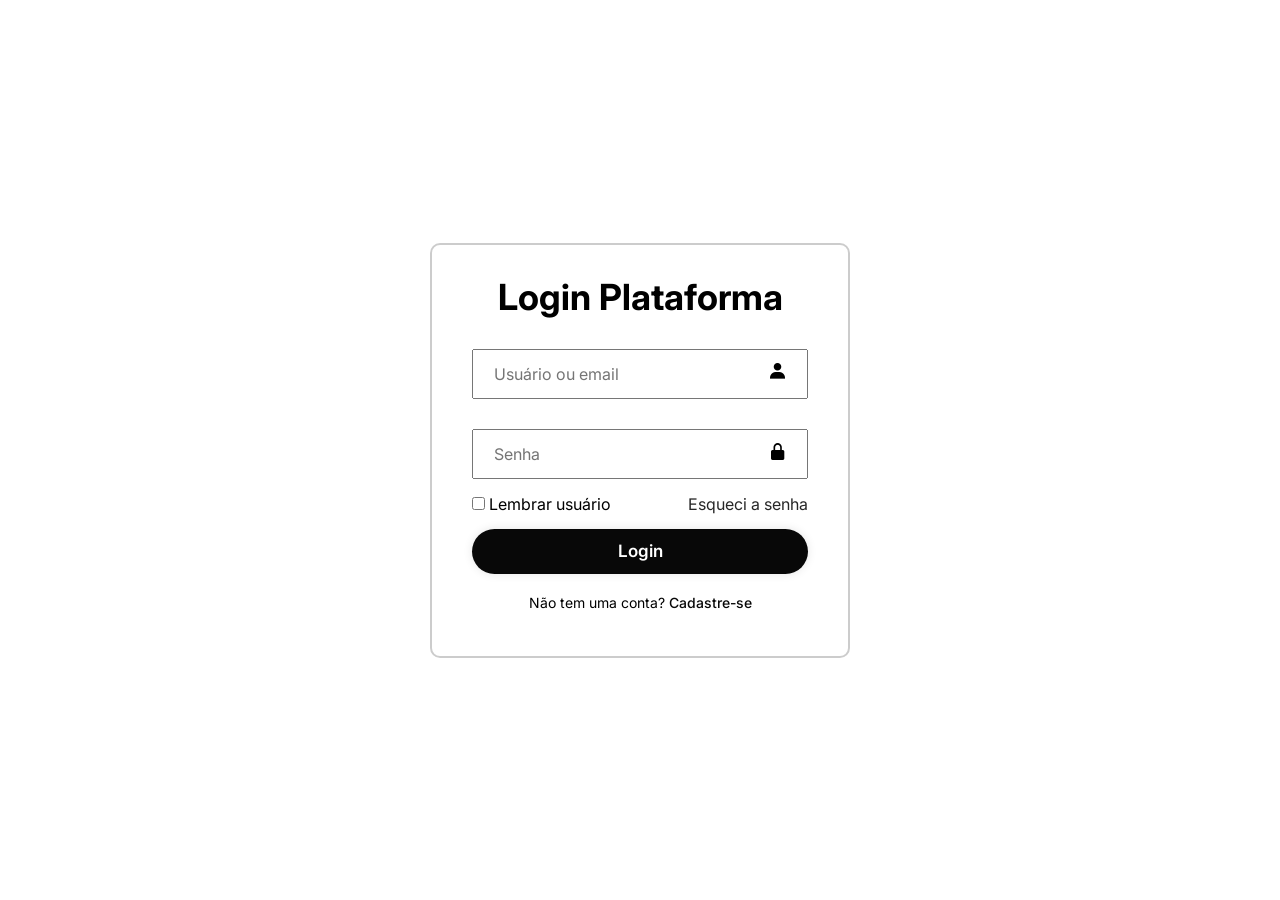
<file: index.html>
<!DOCTYPE html>
<html lang="pt-br">
<head>
    <meta charset="UTF-8">
    <meta name="viewport" content="width=device-width, initial-scale=1.0">
    <link href="https://unpkg.com/boxicons@2.1.4/css/boxicons.min.css" rel="stylesheet">
    <link rel="stylesheet" href="styles.css">
    <title>Login | Educa+BR</title>
</head>
<body>
    <main class="container">
        <form id="formLogin">
            <h1>Login Plataforma</h1>

            <div class="input-box">
                <input id="usuario" type="text" placeholder="Usuário ou email" required>
                <i class="bx bxs-user"></i>
            </div>

            <div class="input-box">
                <input id="senha" type="password" placeholder="Senha" required>
                <i class="bx bxs-lock-alt"></i>
            </div>

            <div class="remember-forgot">
                <label>
                    <input id="lembrar" type="checkbox">
                    Lembrar usuário
                </label>
                <a href="#" id="link-esqueci">Esqueci a senha</a>
            </div>

            <button type="submit" class="login">Login</button>

            <div class="register-link">
                <p>Não tem uma conta? <a href="cadastro.html">Cadastre-se</a></p>
            </div>
        </form>
    </main>

    <script src="script.js"></script>
</body>
</html>
</file>
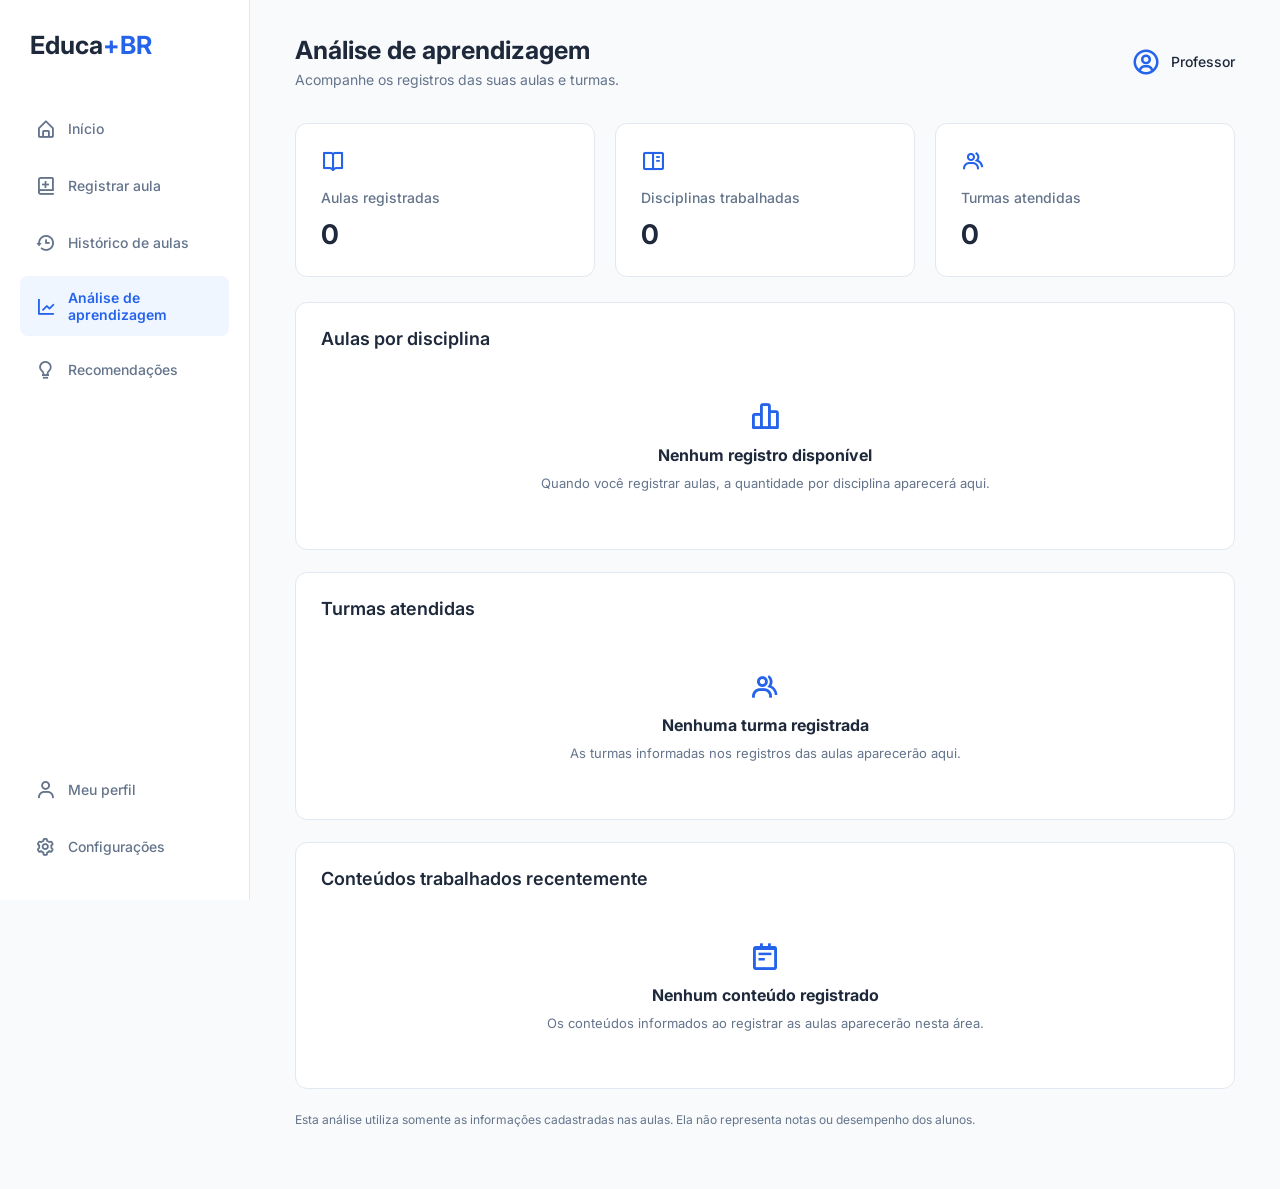
<file: analise-aprendizagem.html>
<!DOCTYPE html>
<html lang="pt-br">
<head>
    <meta charset="UTF-8">
    <meta name="viewport" content="width=device-width, initial-scale=1.0">

    <link href="https://unpkg.com/boxicons@2.1.4/css/boxicons.min.css" rel="stylesheet">
    <link rel="stylesheet" href="analise-aprendizagem.css">

    <title>Análise de aprendizagem | Educa+BR</title>
</head>
<body>

    <!-- Menu lateral -->
    <aside class="sidebar">
        <div class="logo">
            <h2>Educa<span>+BR</span></h2>
        </div>

        <nav class="menu">
            <a href="dashboard.html" class="menu-item">
                <i class='bx bx-home-alt'></i>
                <span>Início</span>
            </a>

            <a href="registrar-aula.html" class="menu-item">
                <i class='bx bx-book-add'></i>
                <span>Registrar aula</span>
            </a>

            <a href="historico.html" class="menu-item">
                <i class='bx bx-history'></i>
                <span>Histórico de aulas</span>
            </a>

            <a href="analise-aprendizagem.html" class="menu-item active">
                <i class='bx bx-line-chart'></i>
                <span>Análise de aprendizagem</span>
            </a>

            <a href="recomendacoes.html" class="menu-item">
                <i class='bx bx-bulb'></i>
                <span>Recomendações</span>
            </a>
        </nav>

        <div class="sidebar-bottom">
            <a href="meu-perfil.html" class="menu-item">
                <i class='bx bx-user'></i>
                <span>Meu perfil</span>
            </a>

            <a href="configuracoes.html" class="menu-item">
                <i class='bx bx-cog'></i>
                <span>Configurações</span>
            </a>
        </div>
    </aside>

    <!-- Conteúdo principal -->
    <main class="main-content">
        <header class="topbar">
            <div>
                <h1>Análise de aprendizagem</h1>
                <p>Acompanhe os registros das suas aulas e turmas.</p>
            </div>

            <div class="profile">
                <i class='bx bx-user-circle'></i>
                <span>Professor</span>
            </div>
        </header>

        <!-- Indicadores calculados com base nas aulas registradas -->
        <section class="analysis-cards">
            <div class="card">
                <i class='bx bx-book-open'></i>
                <h3>Aulas registradas</h3>
                <p id="total-aulas">0</p>
            </div>

            <div class="card">
                <i class='bx bx-book-content'></i>
                <h3>Disciplinas trabalhadas</h3>
                <p id="total-disciplinas">0</p>
            </div>

            <div class="card">
                <i class='bx bx-group'></i>
                <h3>Turmas atendidas</h3>
                <p id="total-turmas">0</p>
            </div>
        </section>

        <!-- Quantidade de aulas por disciplina -->
        <section class="analysis-section">
            <div class="section-header">
                <h2>Aulas por disciplina</h2>
            </div>
            <div id="disciplinas-lista" class="data-list"></div>
            <div id="disciplinas-vazio" class="empty-state">
                <i class='bx bx-bar-chart-alt-2'></i>
                <h3>Nenhum registro disponível</h3>
                <p>Quando você registrar aulas, a quantidade por disciplina aparecerá aqui.</p>
            </div>
        </section>

        <!-- Turmas registradas -->
        <section class="analysis-section">
            <div class="section-header">
                <h2>Turmas atendidas</h2>
            </div>
            <div id="turmas-lista" class="tag-list"></div>
            <div id="turmas-vazio" class="empty-state">
                <i class='bx bx-group'></i>
                <h3>Nenhuma turma registrada</h3>
                <p>As turmas informadas nos registros das aulas aparecerão aqui.</p>
            </div>
        </section>

        <!-- Conteúdos trabalhados -->
        <section class="analysis-section">
            <div class="section-header">
                <h2>Conteúdos trabalhados recentemente</h2>
            </div>
            <div id="conteudos-lista" class="content-list"></div>
            <div id="conteudos-vazio" class="empty-state">
                <i class='bx bx-notepad'></i>
                <h3>Nenhum conteúdo registrado</h3>
                <p>Os conteúdos informados ao registrar as aulas aparecerão nesta área.</p>
            </div>
        </section>

        <p class="analysis-note">
            Esta análise utiliza somente as informações cadastradas nas aulas.
            Ela não representa notas ou desempenho dos alunos.
        </p>
    </main>

    <script src="analise-aprendizagem.js"></script>
</body>
</html>
</file>
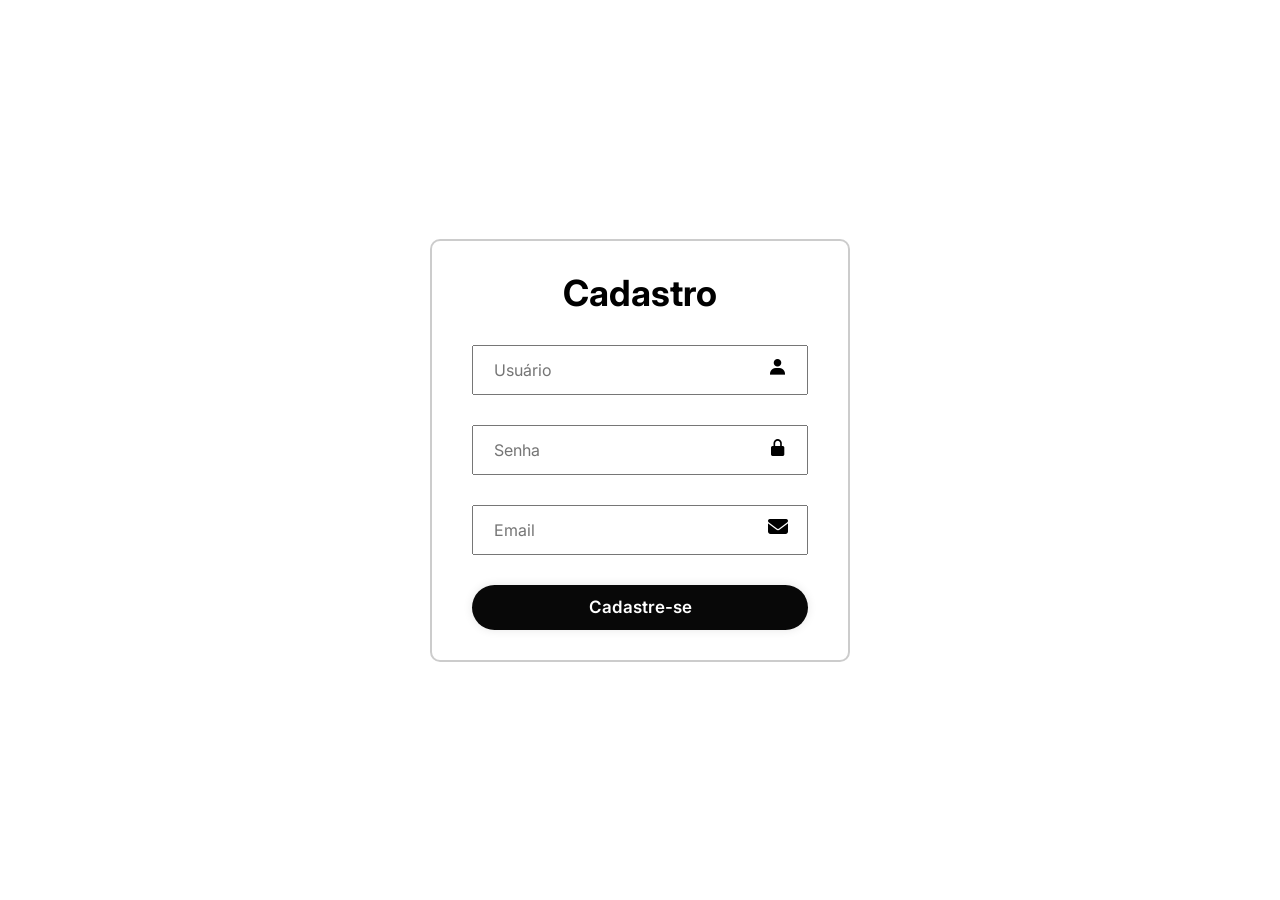
<file: cadastro.html>
<!DOCTYPE html>
<html lang="pt-br">
<head>
    <meta charset="UTF-8">
    <meta name="viewport" content="width=device-width, initial-scale=1.0">
    <link rel="stylesheet" href="styles_2.css">
    <link href="https://unpkg.com/boxicons@2.1.4/css/boxicons.min.css" rel="stylesheet">
    <link rel="stylesheet" href="https://cdnjs.cloudflare.com/ajax/libs/font-awesome/6.5.2/css/all.min.css">
    <title>Cadastro | Educa+BR</title>
</head>
<body>
    <main class="container">
        <form id="formcadastro">
            <h1>Cadastro</h1>

            <div class="input-box">
                <input id="usuario" type="text" placeholder="Usuário" required>
                <i class="bx bxs-user"></i>
            </div>

            <div class="input-box">
                <input id="senha" type="password" placeholder="Senha" required>
                <i class="bx bxs-lock-alt"></i>
            </div>

            <div class="input-box">
                <input id="email" type="email" placeholder="Email" required>
                <i class="fa-solid fa-envelope"></i>
            </div>

            <button type="submit" class="cadastro">Cadastre-se</button>
        </form>
    </main>

    <script src="cadastro.js"></script>
</body>
</html>
</file>
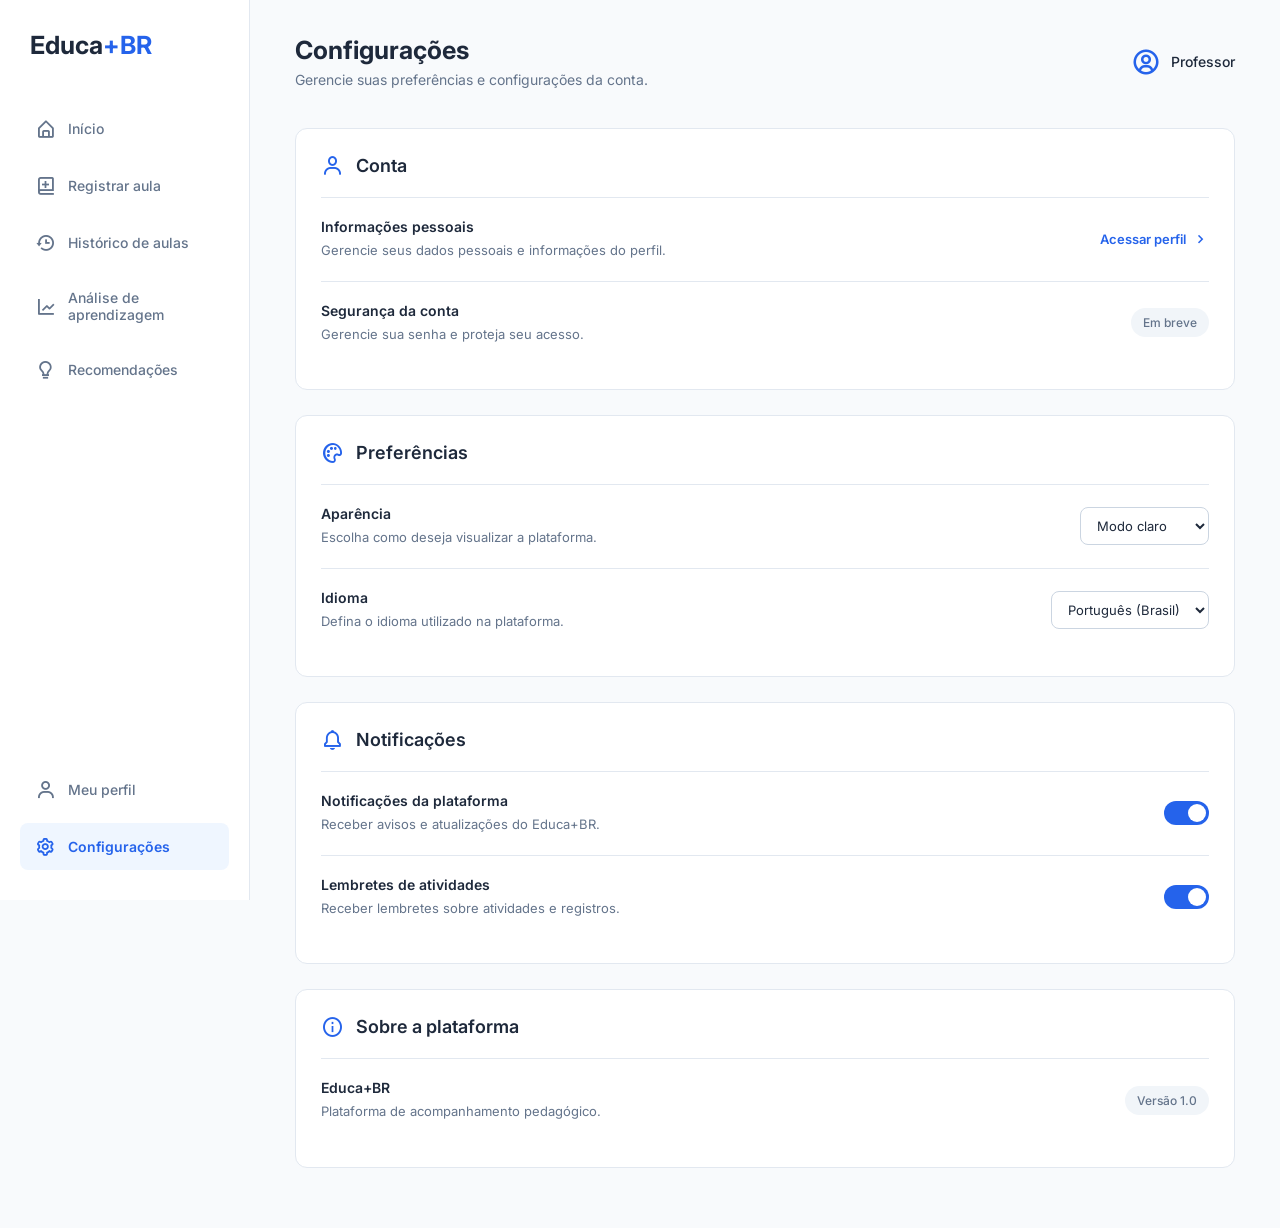
<file: configuracoes.html>
<!DOCTYPE html>
<html lang="pt-br">
<head>
    <meta charset="UTF-8">
    <meta name="viewport" content="width=device-width, initial-scale=1.0">

    <link href="https://unpkg.com/boxicons@2.1.4/css/boxicons.min.css" rel="stylesheet">
    <link rel="stylesheet" href="configuracoes.css">

    <title>Configurações | Educa+BR</title>
</head>

<body>

    <!-- Menu lateral -->
    <aside class="sidebar">
        <div class="logo">
            <h2>Educa<span>+BR</span></h2>
        </div>

        <nav class="menu">
            <a href="dashboard.html" class="menu-item">
                <i class='bx bx-home-alt'></i>
                <span>Início</span>
            </a>
            <a href="registrar-aula.html" class="menu-item">
                <i class='bx bx-book-add'></i>
                <span>Registrar aula</span>
            </a>
            <a href="historico.html" class="menu-item">
                <i class='bx bx-history'></i>
                <span>Histórico de aulas</span>
            </a>
            <a href="analise-aprendizagem.html" class="menu-item">
                <i class='bx bx-line-chart'></i>
                <span>Análise de aprendizagem</span>
            </a>
            <a href="recomendacoes.html" class="menu-item">
                <i class='bx bx-bulb'></i>
                <span>Recomendações</span>
            </a>
        </nav>

        <div class="sidebar-bottom">
            <a href="meu-perfil.html" class="menu-item">
                <i class='bx bx-user'></i>
                <span>Meu perfil</span>
            </a>
            <a href="configuracoes.html" class="menu-item active">
                <i class='bx bx-cog'></i>
                <span>Configurações</span>
            </a>
        </div>
    </aside>

    <!-- Conteúdo principal -->
    <main class="main-content">
        <header class="topbar">
            <div>
                <h1>Configurações</h1>
                <p>Gerencie suas preferências e configurações da conta.</p>
            </div>
            <div class="profile">
                <i class='bx bx-user-circle'></i>
                <span>Professor</span>
            </div>
        </header>

        <!-- Configurações da conta -->
        <section class="settings-section">
            <div class="section-header">
                <div class="section-title">
                    <i class='bx bx-user'></i>
                    <h2>Conta</h2>
                </div>
            </div>

            <div class="setting-item">
                <div>
                    <h3>Informações pessoais</h3>
                    <p>Gerencie seus dados pessoais e informações do perfil.</p>
                </div>
                <a href="meu-perfil.html" class="setting-link">
                    Acessar perfil
                    <i class='bx bx-chevron-right'></i>
                </a>
            </div>

            <div class="setting-item">
                <div>
                    <h3>Segurança da conta</h3>
                    <p>Gerencie sua senha e proteja seu acesso.</p>
                </div>
                <span class="setting-status">Em breve</span>
            </div>
        </section>

        <!-- Preferências -->
        <section class="settings-section">
            <div class="section-header">
                <div class="section-title">
                    <i class='bx bx-palette'></i>
                    <h2>Preferências</h2>
                </div>
            </div>

            <div class="setting-item">
                <div>
                    <h3>Aparência</h3>
                    <p>Escolha como deseja visualizar a plataforma.</p>
                </div>
                <select class="setting-select" id="aparencia">
                    <option value="claro">Modo claro</option>
                    <option value="escuro">Modo escuro</option>
                </select>
            </div>

            <div class="setting-item">
                <div>
                    <h3>Idioma</h3>
                    <p>Defina o idioma utilizado na plataforma.</p>
                </div>
                <select class="setting-select" id="idioma">
                    <option value="pt-br">Português (Brasil)</option>
                </select>
            </div>
        </section>

        <!-- Notificações -->
        <section class="settings-section">
            <div class="section-header">
                <div class="section-title">
                    <i class='bx bx-bell'></i>
                    <h2>Notificações</h2>
                </div>
            </div>

            <div class="setting-item">
                <div>
                    <h3>Notificações da plataforma</h3>
                    <p>Receber avisos e atualizações do Educa+BR.</p>
                </div>
                <label class="switch">
                    <input type="checkbox" id="notificacoes-plataforma" checked>
                    <span class="slider"></span>
                </label>
            </div>

            <div class="setting-item">
                <div>
                    <h3>Lembretes de atividades</h3>
                    <p>Receber lembretes sobre atividades e registros.</p>
                </div>
                <label class="switch">
                    <input type="checkbox" id="lembretes-atividades" checked>
                    <span class="slider"></span>
                </label>
            </div>
        </section>

        <!-- Sobre a plataforma -->
        <section class="settings-section">
            <div class="section-header">
                <div class="section-title">
                    <i class='bx bx-info-circle'></i>
                    <h2>Sobre a plataforma</h2>
                </div>
            </div>

            <div class="setting-item">
                <div>
                    <h3>Educa+BR</h3>
                    <p>Plataforma de acompanhamento pedagógico.</p>
                </div>
                <span class="setting-status">Versão 1.0</span>
            </div>
        </section>
    </main>

    <script src="configuracoes.js"></script>
</body>
</html>
</file>
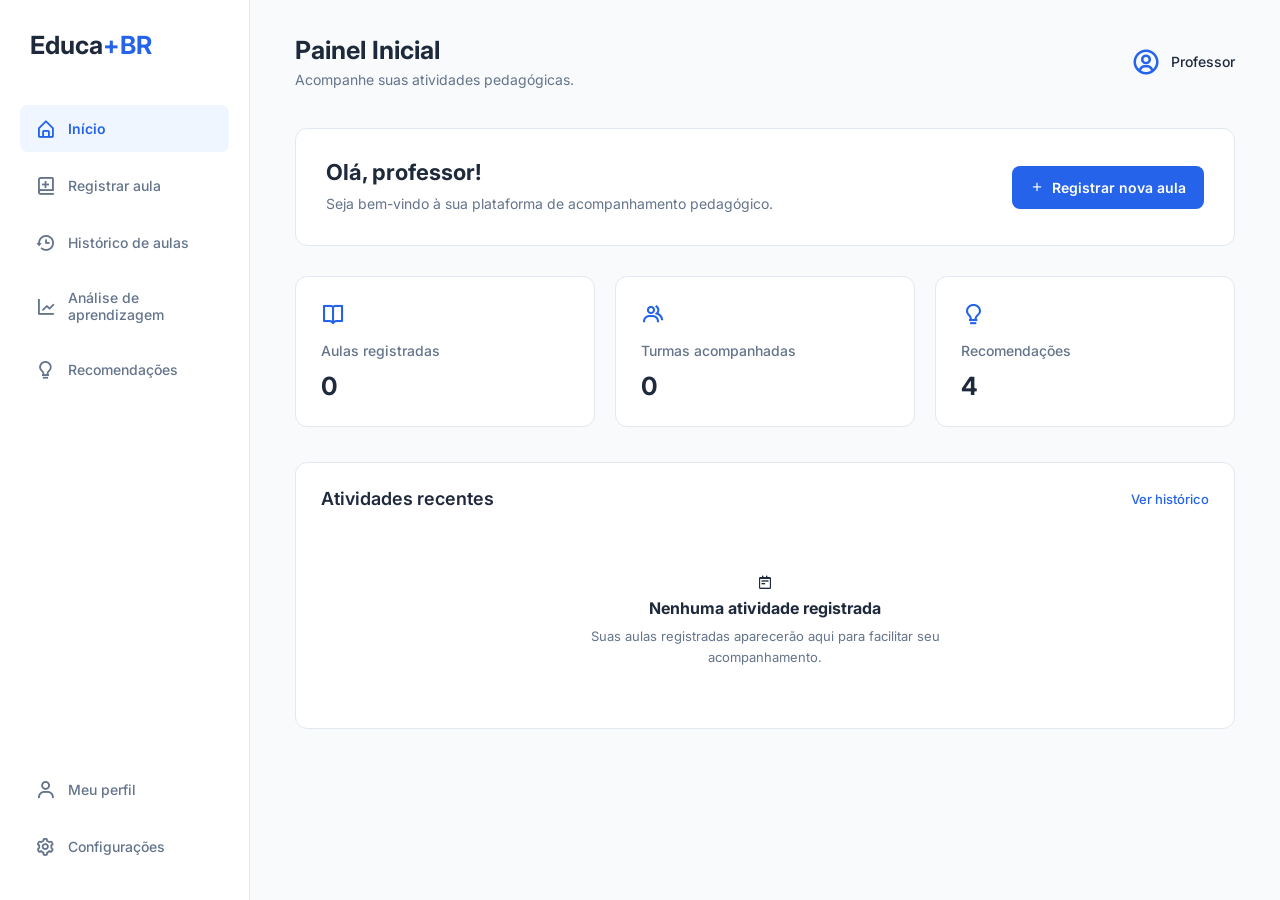
<file: dashboard.html>
<!DOCTYPE html>
<html lang="pt-br">
<head>
    <meta charset="UTF-8">
    <meta name="viewport" content="width=device-width, initial-scale=1.0">
    <link href='https://unpkg.com/boxicons@2.1.4/css/boxicons.min.css' rel='stylesheet'>
    <link rel="stylesheet" href="dashboard.css">
    <title>Dashboard | Educa+BR</title>
</head>

<body>
    <!-- Menu Lateral -->
    <aside class="sidebar">
       <div class="logo">
        <h2>Educa<span>+BR</span></h2>
       </div>
       <nav class="menu">
        <a href="dashboard.html" class="menu-item active">
            <i class='bx bx-home-alt'></i>
            <span>Início</span>
        </a>

        <a href="registrar-aula.html" class="menu-item">
            <i class='bx bx-book-add'></i>
            <span>Registrar aula</span>
        </a>

        <a href="historico.html" class="menu-item">
            <i class='bx bx-history'></i>
            <span>Histórico de aulas</span>
        </a>

        <a href="analise-aprendizagem.html" class="menu-item">
            <i class='bx bx-line-chart'></i>
            <span>Análise de aprendizagem</span>
        </a>

        <a href="recomendacoes.html" class="menu-item">
            <i class='bx bx-bulb'></i>
            <span>Recomendações</span>
        </a>


       </nav>
       
       <div class="sidebar-bottom">
        <a href="meu-perfil.html" class="menu-item">
            <i class='bx bx-user'></i>
            <span>Meu perfil</span>  
        </a>

        <a href="configuracoes.html" class="menu-item">
            <i class='bx bx-cog'></i>
            <span>Configurações</span>  
        </a>
       </div>
    </aside>

    <!-- Conteúdo principal -->
<main class="main-content">
    <!-- Cabeçalho -->
    <header class="topbar">
        <div>
            <h1>Painel Inicial</h1>
            <p>Acompanhe suas atividades pedagógicas.</p>
        </div>

        <div class="profile">
            <i class='bx bx-user-circle'></i>
            <span>Professor</span>
        </div>
    </header> 

    <!-- Saudação -->
     <section class="welcome">
        <div>
            <h2 id="saudacao-professor">Olá, professor!</h2>
            <p>
                Seja bem-vindo à sua plataforma de 
                acompanhamento pedagógico.
            </p>
        </div>

        <button class="new-lesson" id="botao-registrar-aula" type="button">
            <i class='bx bx-plus'></i>
            Registrar nova aula
        </button>
     </section>

     <!-- Indicadores -->
     <section class="dashboard-cards">
        <div class="card">
            <i class='bx bx-book-open'></i>
            <h3>Aulas registradas</h3>
            <p id="dashboard-total-aulas">0</p>
        </div>

        <div class="card">
            <i class='bx bx-group'></i>
            <h3>Turmas acompanhadas</h3>
            <p id="dashboard-total-turmas">0</p>
        </div>

        <div class="card">
            <i class='bx bx-bulb'></i>
            <h3>Recomendações</h3>
            <p id="dashboard-total-recomendacoes">4</p>
        </div>

     </section>
     
     <!-- Atividades recentes -->
     <section class="recent-activities">
        <div class="section-header">
            <h2>Atividades recentes</h2>
            <a href="historico.html">Ver histórico</a>
        </div>

        <div id="atividades-vazio" class="empty-state">
            <i class='bx bx-notepad'></i>
            <h3>Nenhuma atividade registrada</h3>
            <p>Suas aulas registradas aparecerão aqui para facilitar seu acompanhamento.</p>
        </div>

        <div id="atividades-recentes" class="recent-list"></div>
     </section> 
</main>

<script src="dashboard.js"></script>
</body>
</html>
</file>
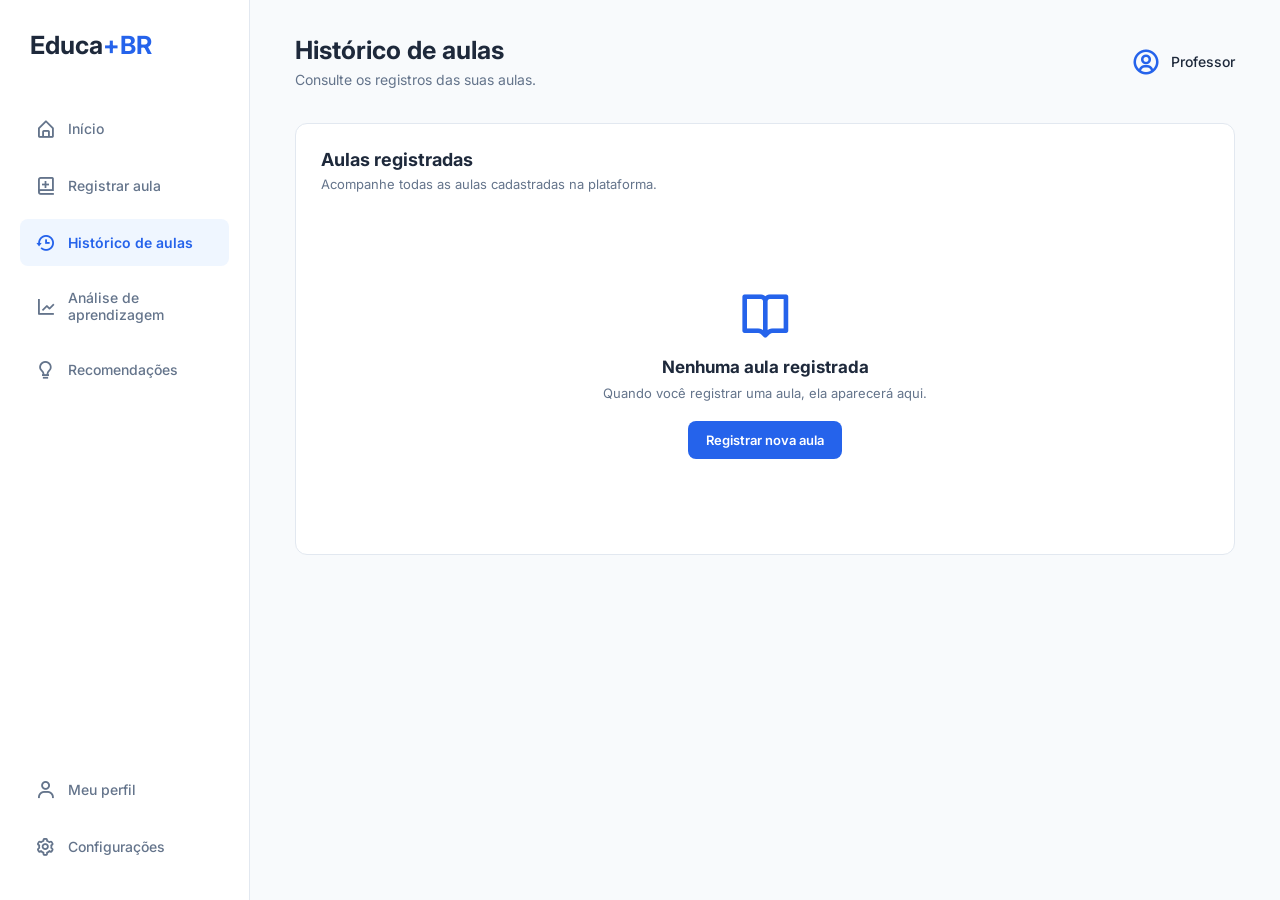
<file: historico.html>
<!DOCTYPE html>
<html lang="pt-br">
<head>
    <meta charset="UTF-8">
    <meta name="viewport" content="width=device-width, initial-scale=1.0">

    <link href="https://unpkg.com/boxicons@2.1.4/css/boxicons.min.css" rel="stylesheet">

    <link rel="stylesheet" href="historico.css">

    <title>Histórico de aulas | Educa+BR</title>
</head>
<body>
        <!-- Menu Lateral -->
    <aside class="sidebar">
       <div class="logo">
        <h2>Educa<span>+BR</span></h2>
       </div>
       <nav class="menu">
        <a href="dashboard.html" class="menu-item">
            <i class='bx bx-home-alt'></i>
            <span>Início</span>
        </a>

        <a href="registrar-aula.html" class="menu-item">
            <i class='bx bx-book-add'></i>
            <span>Registrar aula</span>
        </a>

        <a href="historico.html" class="menu-item active">
            <i class='bx bx-history'></i>
            <span>Histórico de aulas</span>
        </a>

        <a href="analise-aprendizagem.html" class="menu-item">
            <i class='bx bx-line-chart'></i>
            <span>Análise de aprendizagem</span>
        </a>

        <a href="recomendacoes.html" class="menu-item">
            <i class='bx bx-bulb'></i>
            <span>Recomendações</span>
        </a>


       </nav>
       
       <div class="sidebar-bottom">
        <a href="meu-perfil.html" class="menu-item">
            <i class='bx bx-user'></i>
            <span>Meu perfil</span>  
        </a>

        <a href="configuracoes.html" class="menu-item">
            <i class='bx bx-cog'></i>
            <span>Configurações</span>  
        </a>
       </div>
    </aside>


<!-- Conteúdo principal -->
<main class="main-content">

    <header class="topbar">
        <div>
            <h1>Histórico de aulas</h1>
            <p>Consulte os registros das suas aulas.</p>
        </div>

        <div class="profile">
            <i class='bx bx-user-circle'></i>
            <span>Professor</span>
        </div>
    </header>

    <section class="history-content">

        <div class="history-header">
            <h2>Aulas registradas</h2>
            <p>Acompanhe todas as aulas cadastradas na plataforma.</p>
        </div>

        <div id="lista-aulas"></div>

        <div class="empty-history">
            <i class='bx bx-book-open'></i>
            <h3>Nenhuma aula registrada</h3>
            <p>Quando você registrar uma aula, ela aparecerá aqui.</p>

            <a href="registrar-aula.html">
                Registrar nova aula
            </a>
        </div>

    </section>

</main>

<script src="historico.js"></script>
</body>
</html>
</file>
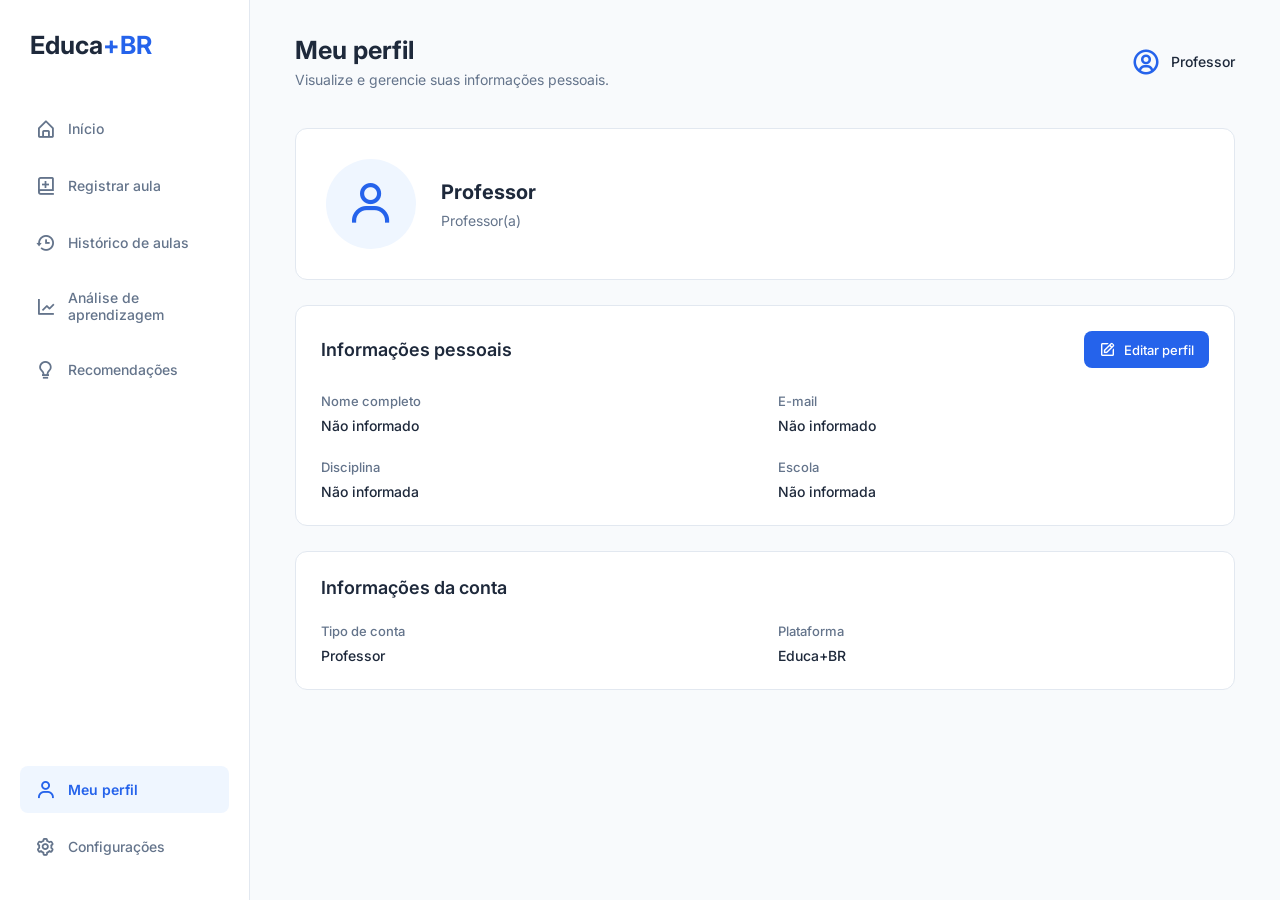
<file: meu-perfil.html>
<!DOCTYPE html>
<html lang="pt-br">
<head>
    <meta charset="UTF-8">
    <meta name="viewport" content="width=device-width, initial-scale=1.0">

    <link href="https://unpkg.com/boxicons@2.1.4/css/boxicons.min.css" rel="stylesheet">
    <link rel="stylesheet" href="meu-perfil.css">

    <title>Meu perfil | Educa+BR</title>
</head>

<body>

    <!-- Menu lateral -->
    <aside class="sidebar">
        <div class="logo">
            <h2>Educa<span>+BR</span></h2>
        </div>

        <nav class="menu">
            <a href="dashboard.html" class="menu-item">
                <i class='bx bx-home-alt'></i>
                <span>Início</span>
            </a>

            <a href="registrar-aula.html" class="menu-item">
                <i class='bx bx-book-add'></i>
                <span>Registrar aula</span>
            </a>

            <a href="historico.html" class="menu-item">
                <i class='bx bx-history'></i>
                <span>Histórico de aulas</span>
            </a>

            <a href="analise-aprendizagem.html" class="menu-item">
                <i class='bx bx-line-chart'></i>
                <span>Análise de aprendizagem</span>
            </a>

            <a href="recomendacoes.html" class="menu-item">
                <i class='bx bx-bulb'></i>
                <span>Recomendações</span>
            </a>
        </nav>

        <div class="sidebar-bottom">
            <a href="meu-perfil.html" class="menu-item active">
                <i class='bx bx-user'></i>
                <span>Meu perfil</span>
            </a>

            <a href="configuracoes.html" class="menu-item">
                <i class='bx bx-cog'></i>
                <span>Configurações</span>
            </a>
        </div>
    </aside>

    <!-- Conteúdo principal -->
    <main class="main-content">

        <header class="topbar">
            <div>
                <h1>Meu perfil</h1>
                <p>Visualize e gerencie suas informações pessoais.</p>
            </div>

            <div class="profile">
                <i class='bx bx-user-circle'></i>
                <span id="nome-cabecalho">Professor</span>
            </div>
        </header>

        <!-- Cartão do perfil -->
        <section class="profile-card">
            <div class="profile-photo">
                <i class='bx bx-user'></i>
            </div>

            <div class="profile-info">
                <h2 id="nome-perfil">Nome do professor</h2>
                <p>Professor(a)</p>
            </div>
        </section>

        <!-- Informações pessoais -->
        <section class="info-section">
            <div class="section-header">
                <h2>Informações pessoais</h2>

                <button class="edit-button" id="botao-editar" type="button">
                    <i class='bx bx-edit'></i>
                    Editar perfil
                </button>
            </div>

            <div class="info-grid">
                <div class="info-item">
                    <label>Nome completo</label>
                    <p id="info-nome">Não informado</p>
                </div>

                <div class="info-item">
                    <label>E-mail</label>
                    <p id="info-email">Não informado</p>
                </div>

                <div class="info-item">
                    <label>Disciplina</label>
                    <p id="info-disciplina">Não informada</p>
                </div>

                <div class="info-item">
                    <label>Escola</label>
                    <p id="info-escola">Não informada</p>
                </div>
            </div>

            <!-- Formulário que aparece ao clicar em Editar perfil -->
            <form id="form-perfil" class="form-perfil" hidden>
                <div class="campo-formulario">
                    <label for="nome">Nome completo</label>
                    <input type="text" id="nome" placeholder="Digite seu nome" required>
                </div>

                <div class="campo-formulario">
                    <label for="email">E-mail</label>
                    <input type="email" id="email" placeholder="Digite seu e-mail" required>
                </div>

                <div class="campo-formulario">
                    <label for="disciplina">Disciplina</label>
                    <input type="text" id="disciplina" placeholder="Ex.: Matemática">
                </div>

                <div class="campo-formulario">
                    <label for="escola">Escola</label>
                    <input type="text" id="escola" placeholder="Digite o nome da escola">
                </div>

                <div class="form-botoes">
                    <button type="submit" class="botao-salvar">Salvar alterações</button>
                    <button type="button" id="botao-cancelar" class="botao-cancelar">Cancelar</button>
                </div>
            </form>
        </section>

        <!-- Informações da conta -->
        <section class="info-section">
            <div class="section-header">
                <h2>Informações da conta</h2>
            </div>

            <div class="info-grid">
                <div class="info-item">
                    <label>Tipo de conta</label>
                    <p>Professor</p>
                </div>

                <div class="info-item">
                    <label>Plataforma</label>
                    <p>Educa+BR</p>
                </div>
            </div>
        </section>

    </main>

    <script src="meu-perfil.js"></script>
</body>
</html>
</file>
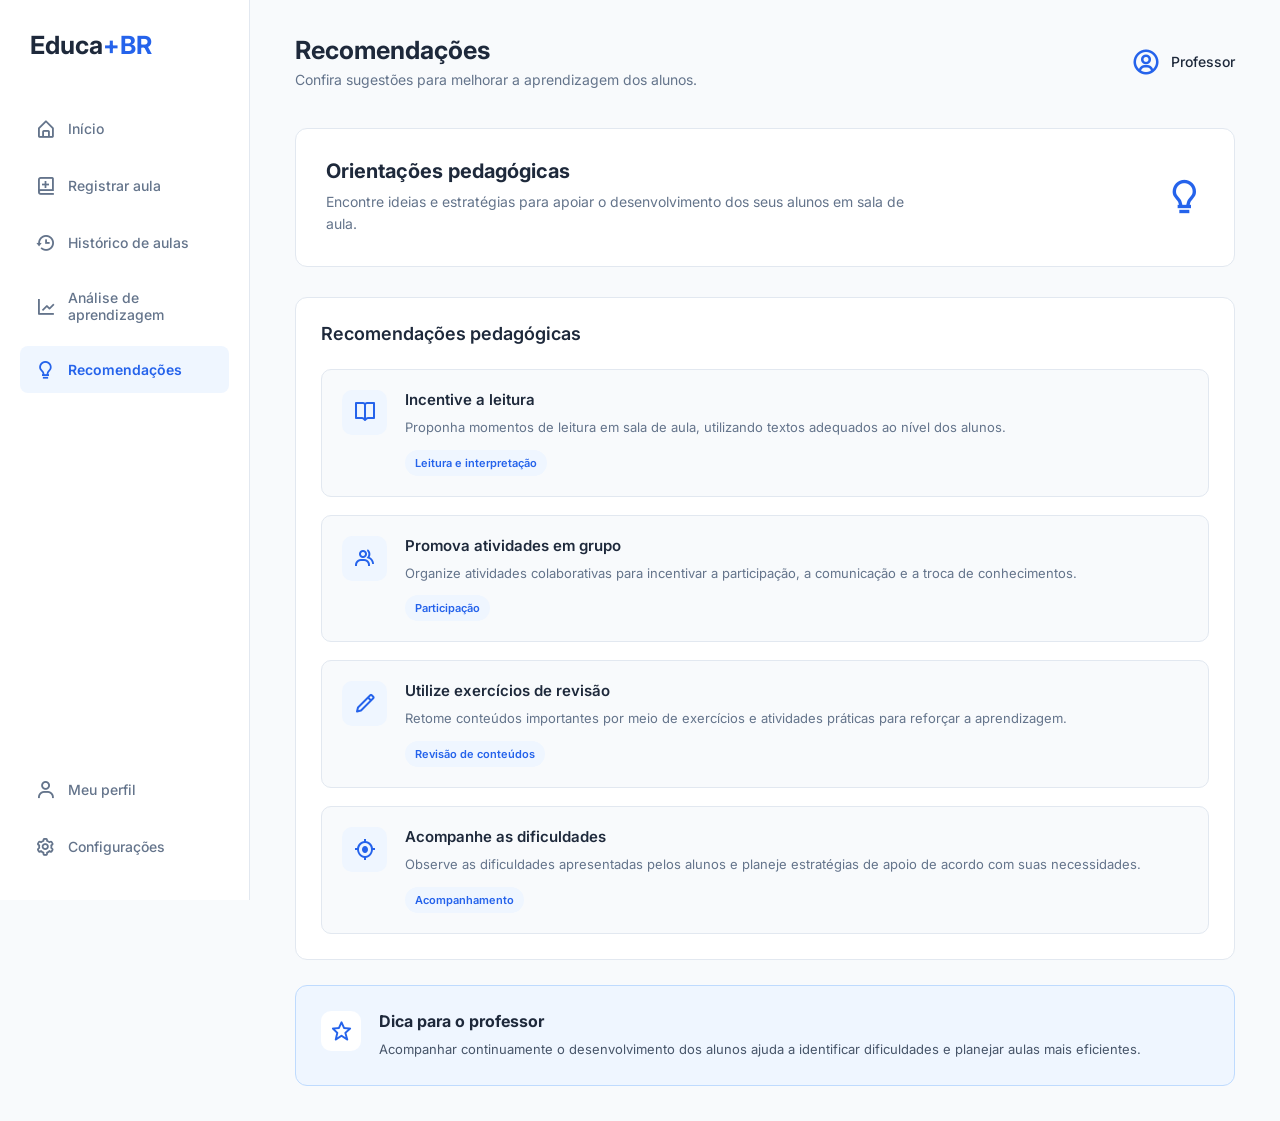
<file: recomendacoes.html>
<!DOCTYPE html>
<html lang="pt-br">
<head>
    <meta charset="UTF-8">
    <meta name="viewport" content="width=device-width, initial-scale=1.0">

    <link href="https://unpkg.com/boxicons@2.1.4/css/boxicons.min.css" rel="stylesheet">
    <link rel="stylesheet" href="recomendacoes.css">

    <title>Recomendações | Educa+BR</title>
</head>

<body>

    <!-- Menu lateral -->
    <aside class="sidebar">

        <div class="logo">
            <h2>Educa<span>+BR</span></h2>
        </div>

        <nav class="menu">

            <a href="dashboard.html" class="menu-item">
                <i class='bx bx-home-alt'></i>
                <span>Início</span>
            </a>

            <a href="registrar-aula.html" class="menu-item">
                <i class='bx bx-book-add'></i>
                <span>Registrar aula</span>
            </a>

            <a href="historico.html" class="menu-item">
                <i class='bx bx-history'></i>
                <span>Histórico de aulas</span>
            </a>

            <a href="analise-aprendizagem.html" class="menu-item">
                <i class='bx bx-line-chart'></i>
                <span>Análise de aprendizagem</span>
            </a>

            <a href="recomendacoes.html" class="menu-item active">
                <i class='bx bx-bulb'></i>
                <span>Recomendações</span>
            </a>

        </nav>

        <div class="sidebar-bottom">

            <a href="meu-perfil.html" class="menu-item">
                <i class='bx bx-user'></i>
                <span>Meu perfil</span>
            </a>

            <a href="configuracoes.html" class="menu-item">
                <i class='bx bx-cog'></i>
                <span>Configurações</span>
            </a>

        </div>

    </aside>

    <!-- Conteúdo principal -->
    <main class="main-content">

        <!-- Cabeçalho -->
        <header class="topbar">

            <div>
                <h1>Recomendações</h1>
                <p>Confira sugestões para melhorar a aprendizagem dos alunos.</p>
            </div>

            <div class="profile">
                <i class='bx bx-user-circle'></i>
                <span>Professor</span>
            </div>

        </header>

        <!-- Introdução -->
        <section class="welcome">

            <div>
                <h2>Orientações pedagógicas</h2>

                <p>
                    Encontre ideias e estratégias para apoiar o desenvolvimento
                    dos seus alunos em sala de aula.
                </p>
            </div>

            <i class='bx bx-bulb'></i>

        </section>

        <!-- Recomendações gerais -->
        <section class="recommendation-section">

            <div class="section-header">
                <h2>Recomendações pedagógicas</h2>
            </div>

            <div class="recommendation-list">

                <div class="recommendation-card">

                    <div class="recommendation-icon">
                        <i class='bx bx-book-open'></i>
                    </div>

                    <div class="recommendation-content">
                        <h3>Incentive a leitura</h3>

                        <p>
                            Proponha momentos de leitura em sala de aula,
                            utilizando textos adequados ao nível dos alunos.
                        </p>

                        <span class="category">Leitura e interpretação</span>
                    </div>

                </div>

                <div class="recommendation-card">

                    <div class="recommendation-icon">
                        <i class='bx bx-group'></i>
                    </div>

                    <div class="recommendation-content">
                        <h3>Promova atividades em grupo</h3>

                        <p>
                            Organize atividades colaborativas para incentivar
                            a participação, a comunicação e a troca de conhecimentos.
                        </p>

                        <span class="category">Participação</span>
                    </div>

                </div>

                <div class="recommendation-card">

                    <div class="recommendation-icon">
                        <i class='bx bx-pencil'></i>
                    </div>

                    <div class="recommendation-content">
                        <h3>Utilize exercícios de revisão</h3>

                        <p>
                            Retome conteúdos importantes por meio de exercícios
                            e atividades práticas para reforçar a aprendizagem.
                        </p>

                        <span class="category">Revisão de conteúdos</span>
                    </div>

                </div>

                <div class="recommendation-card">

                    <div class="recommendation-icon">
                        <i class='bx bx-target-lock'></i>
                    </div>

                    <div class="recommendation-content">
                        <h3>Acompanhe as dificuldades</h3>

                        <p>
                            Observe as dificuldades apresentadas pelos alunos
                            e planeje estratégias de apoio de acordo com suas necessidades.
                        </p>

                        <span class="category">Acompanhamento</span>
                    </div>

                </div>

            </div>

        </section>

        <!-- Dica para o professor -->
        <section class="teacher-tip">

            <div class="tip-icon">
                <i class='bx bx-star'></i>
            </div>

            <div>
                <h2>Dica para o professor</h2>

                <p>
                    Acompanhar continuamente o desenvolvimento dos alunos
                    ajuda a identificar dificuldades e planejar aulas
                    mais eficientes.
                </p>
            </div>

        </section>

    </main>

</body>
</html>
</file>
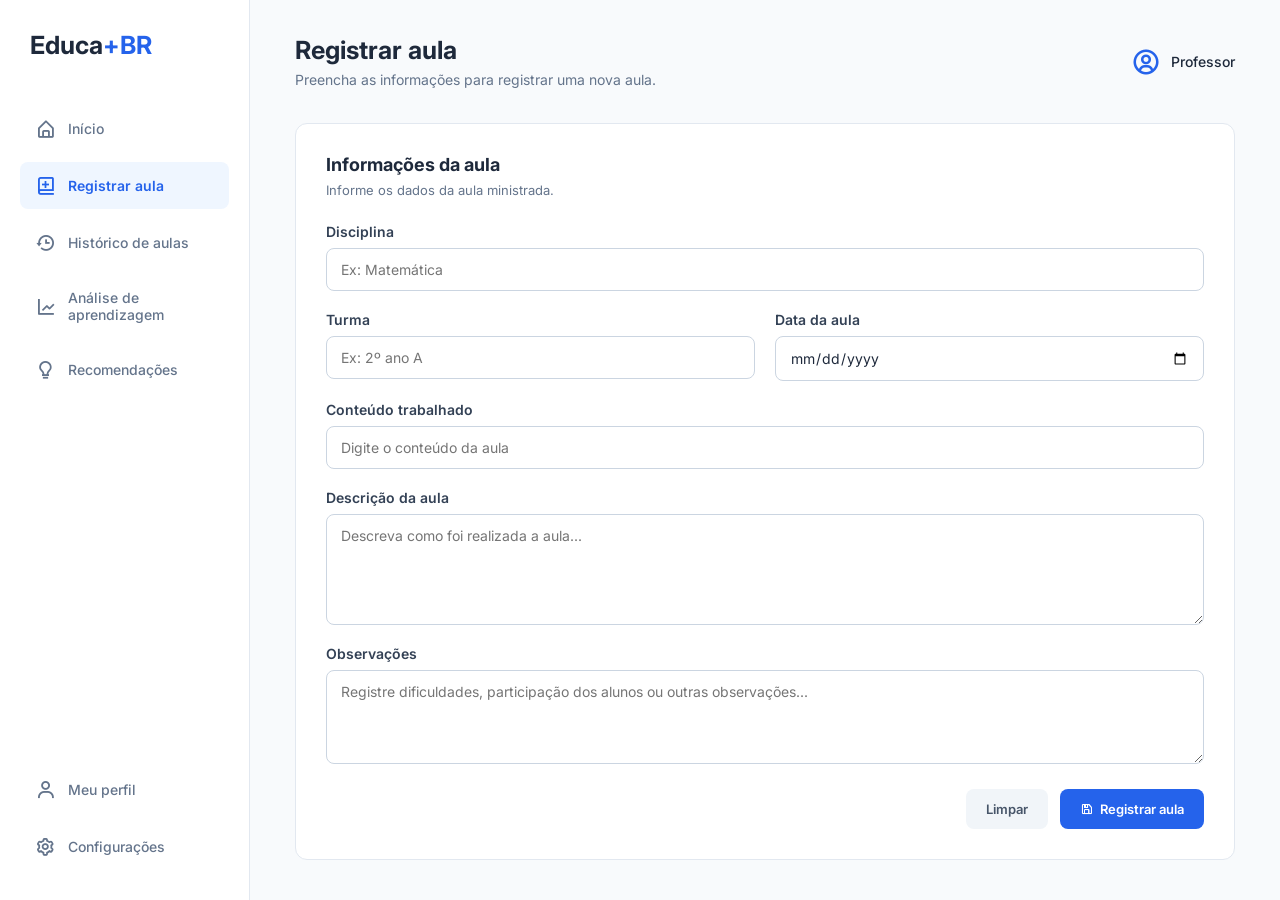
<file: registrar-aula.html>
<!DOCTYPE html>
<html lang="pt-br">
<head>
    <meta charset="UTF-8">
    <meta name="viewport" content="width=device-width, initial-scale=1.0">

    <link href="https://unpkg.com/boxicons@2.1.4/css/boxicons.min.css" rel="stylesheet">

    <link rel="stylesheet" href="registrar-aula.css">

    <title>Registrar aula | Educa+BR</title>
</head>
<body>

<!-- Menu Lateral -->
<aside class="sidebar">

    <div class="logo">
        <h2>Educa<span>+BR</span></h2>
    </div>

    <nav class="menu">

        <a href="dashboard.html" class="menu-item">
            <i class='bx bx-home-alt'></i>
            <span>Início</span>
        </a>

        <a href="registrar-aula.html" class="menu-item active">
            <i class='bx bx-book-add'></i>
            <span>Registrar aula</span>
        </a>

        <a href="historico.html" class="menu-item">
            <i class='bx bx-history'></i>
            <span>Histórico de aulas</span>
        </a>

        <a href="analise-aprendizagem.html" class="menu-item">
            <i class='bx bx-line-chart'></i>
            <span>Análise de aprendizagem</span>
        </a>

        <a href="recomendacoes.html" class="menu-item">
            <i class='bx bx-bulb'></i>
            <span>Recomendações</span>
        </a>

    </nav>

    <div class="sidebar-bottom">

        <a href="meu-perfil.html" class="menu-item">
            <i class='bx bx-user'></i>
            <span>Meu perfil</span>
        </a>

        <a href="configuracoes.html" class="menu-item">
            <i class='bx bx-cog'></i>
            <span>Configurações</span>
        </a>

    </div>

</aside>


<!-- Conteúdo principal -->
<main class="main-content">

    <!-- Cabeçalho -->
    <header class="topbar">

        <div>
            <h1>Registrar aula</h1>
            <p>Preencha as informações para registrar uma nova aula.</p>
        </div>

        <div class="profile">
            <i class='bx bx-user-circle'></i>
            <span>Professor</span>
        </div>

    </header>

    <!-- Formulário -->
    <section class="form-container">

        <div class="form-header">
            <h2>Informações da aula</h2>
            <p>Informe os dados da aula ministrada.</p>
        </div>

        <form id="form-aula">

            <div class="form-group">
                <label for="disciplina">Disciplina</label>

                <input
                    type="text"
                    id="disciplina"
                    placeholder="Ex: Matemática"
                    required
                >
            </div>

            <div class="form-row">

                <div class="form-group">
                    <label for="turma">Turma</label>

                    <input
                        type="text"
                        id="turma"
                        placeholder="Ex: 2º ano A"
                        required
                    >
                </div>

                <div class="form-group">
                    <label for="data">Data da aula</label>

                    <input
                        type="date"
                        id="data"
                        required
                    >
                </div>

            </div>

            <div class="form-group">
                <label for="conteudo">Conteúdo trabalhado</label>

                <input
                    type="text"
                    id="conteudo"
                    placeholder="Digite o conteúdo da aula"
                    required
                >
            </div>

            <div class="form-group">
                <label for="descricao">Descrição da aula</label>

                <textarea
                    id="descricao"
                    rows="5"
                    placeholder="Descreva como foi realizada a aula..."
                    required
                ></textarea>
            </div>

            <div class="form-group">
                <label for="observacoes">Observações</label>

                <textarea
                    id="observacoes"
                    rows="4"
                    placeholder="Registre dificuldades, participação dos alunos ou outras observações..."
                ></textarea>
            </div>

            <div class="form-buttons">

                <button type="reset" class="btn-clear">
                    Limpar
                </button>

                <button type="submit" class="btn-save">
                    <i class='bx bx-save'></i>
                    Registrar aula
                </button>

            </div>

        </form>

    </section>

</main>

<script src="registrar-aula.js"></script>
</body>
</html>
</file>
<file: styles.css>
@import url('https://fonts.googleapis.com/css2?family=Inter:ital,opsz,wght@0,14..32,100..900;1,14..32,100..900&display=swap');

* {
    margin: 0;
    padding: 0;
    box-sizing: border-box;
    font-family: "Inter", sans-serif;

}

body {
    display: flex;
    justify-content: center;
    align-items: center;
    min-height: 100vh;
    background-image: ;
    background-position: center;
    background-size: cover;
}

.container {
    width: 420px;
    background-color: transparent;
    padding: 30px 40px;
    border: 2px solid rgba(0, 0, 0, .2);
    border-radius: 10px;
    color: rgb(0, 0, 0);
    padding: 30px 40px;
    box-shadow: rgba(255, 255, 255, .2);
    backdrop-filter: blur(100px);

}

.container h1 {
    font-size: 36px;
    text-align: center;

}

.input-box {
    position: relative;
    width: 100%;
    height: 50px;
    margin: 30px 0;

}

.input-box input {
    width: 100%;
    height: 100%;
    font-size: 16px;
    padding: 20px 45px 20px 20px;

}

.input-box i {
    position: absolute;
    right: 20px;
    font-size: 20px;
    top: 25%;
}

.remember-forgot {
    display: flex;
    justify-content: space-between;
    margin: -15px 0 15px;

}

.remember-forgot a {
    text-decoration: none;
    color: rgb(39, 39, 39);
    
}

.login {
    width: 100%;
    height: 45px;
    background-color: #080808;
    border: none;
    border-radius: 40px;
    cursor: pointer;
    font-size: 17px;
    color: rgb(255, 255, 255);
    font-weight: 600;
    box-shadow: 0 0 10px rgba(0, 0, 0, .1);

}

.register-link {
    text-align: center;
    margin: 20px 0 15px;
    font-size: 14px;

}

.register-link a {
    text-decoration: none;
    color: #080808;
    font-weight: 500;

}
</file>
<file: analise-aprendizagem.css>
@import url('https://fonts.googleapis.com/css2?family=Inter:wght@400;500;600;700&display=swap');

* {
    margin: 0;
    padding: 0;
    box-sizing: border-box;
    font-family: 'Inter', sans-serif;
}

body {
    background-color: #F8FAFC;
    color: #1E293B;
}

/* MENU LATERAL */
.sidebar {
    position: fixed;
    top: 0;
    left: 0;
    width: 250px;
    height: 100vh;
    background-color: #FFFFFF;
    border-right: 1px solid #E2E8F0;
    padding: 30px 20px;
    display: flex;
    flex-direction: column;
}

.logo {
    padding: 0 10px;
    margin-bottom: 45px;
}

.logo h2 {
    font-size: 25px;
    font-weight: 700;
    color: #1E293B;
}

.logo span {
    color: #2563EB;
}

.menu {
    display: flex;
    flex-direction: column;
    gap: 10px;
}

.menu-item {
    display: flex;
    align-items: center;
    gap: 12px;
    padding: 13px 15px;
    text-decoration: none;
    color: #64748B;
    font-size: 14px;
    font-weight: 500;
    border-radius: 8px;
    transition: 0.2s;
}

.menu-item i {
    font-size: 21px;
}

.menu-item:hover,
.menu-item.active {
    background-color: #EFF6FF;
    color: #2563EB;
}

.menu-item.active {
    font-weight: 600;
}

.sidebar-bottom {
    display: flex;
    flex-direction: column;
    gap: 10px;
    margin-top: auto;
}

/* CONTEÚDO PRINCIPAL */
.main-content {
    margin-left: 250px;
    padding: 35px 45px;
    min-height: 100vh;
}

.topbar {
    display: flex;
    align-items: center;
    justify-content: space-between;
    margin-bottom: 35px;
}

.topbar h1 {
    font-size: 25px;
    font-weight: 700;
    color: #1E293B;
}

.topbar p {
    font-size: 14px;
    color: #64748B;
    margin-top: 6px;
}

.profile {
    display: flex;
    align-items: center;
    gap: 10px;
    font-size: 14px;
    font-weight: 500;
}

.profile i {
    font-size: 30px;
    color: #2563EB;
}

/* INDICADORES */
.analysis-cards {
    display: grid;
    grid-template-columns: repeat(3, 1fr);
    gap: 20px;
    margin-bottom: 25px;
}

.card {
    background-color: #FFFFFF;
    border: 1px solid #E2E8F0;
    border-radius: 12px;
    padding: 25px;
}

.card i {
    display: inline-block;
    font-size: 25px;
    color: #2563EB;
    margin-bottom: 15px;
}

.card h3 {
    font-size: 14px;
    font-weight: 500;
    color: #64748B;
    margin-bottom: 12px;
}

.card p {
    font-size: 27px;
    font-weight: 700;
    color: #1E293B;
}

/* SEÇÕES */
.analysis-section {
    background-color: #FFFFFF;
    border: 1px solid #E2E8F0;
    border-radius: 12px;
    padding: 25px;
    margin-bottom: 22px;
}

.section-header {
    margin-bottom: 22px;
}

.section-header h2 {
    font-size: 18px;
    font-weight: 600;
}

.empty-state {
    display: flex;
    flex-direction: column;
    align-items: center;
    text-align: center;
    padding: 30px 20px;
}

.empty-state i {
    font-size: 32px;
    color: #2563EB;
    margin-bottom: 12px;
}

.empty-state h3 {
    font-size: 16px;
    margin-bottom: 8px;
}

.empty-state p {
    font-size: 13px;
    color: #64748B;
    max-width: 450px;
    line-height: 1.6;
}

.data-list {
    display: flex;
    flex-direction: column;
    gap: 18px;
}

.discipline-row {
    display: grid;
    grid-template-columns: minmax(120px, 1fr) 2fr 35px;
    align-items: center;
    gap: 15px;
}

.discipline-name {
    font-size: 14px;
    font-weight: 600;
}

.progress-track {
    height: 10px;
    background: #E2E8F0;
    border-radius: 20px;
    overflow: hidden;
}

.progress-fill {
    height: 100%;
    background: #2563EB;
    border-radius: 20px;
}

.discipline-count {
    text-align: right;
    color: #64748B;
    font-size: 13px;
    font-weight: 600;
}

.tag-list {
    display: flex;
    flex-wrap: wrap;
    gap: 10px;
}

.class-tag {
    background: #EFF6FF;
    color: #1D4ED8;
    border: 1px solid #BFDBFE;
    border-radius: 20px;
    padding: 9px 14px;
    font-size: 13px;
    font-weight: 600;
}

.content-list {
    display: flex;
    flex-direction: column;
    gap: 12px;
}

.content-item {
    padding: 15px;
    border: 1px solid #E2E8F0;
    border-radius: 9px;
    background: #F8FAFC;
}

.content-item h3 {
    font-size: 14px;
    margin-bottom: 7px;
}

.content-item p {
    color: #64748B;
    font-size: 13px;
    line-height: 1.5;
}

.content-meta {
    margin-top: 8px;
    color: #2563EB !important;
    font-weight: 600;
}

.analysis-note {
    color: #64748B;
    font-size: 12px;
    line-height: 1.5;
    margin: 5px 0 25px;
}

/* RESPONSIVIDADE */
@media (max-width: 1000px) {
    .main-content {
        padding: 30px 25px;
    }

    .analysis-cards {
        grid-template-columns: repeat(2, 1fr);
    }
}

@media (max-width: 700px) {
    .sidebar {
        width: 75px;
        padding: 25px 10px;
    }

    .logo {
        text-align: center;
        padding: 0;
    }

    .logo h2 {
        font-size: 18px;
    }

    .menu-item {
        justify-content: center;
        padding: 13px 5px;
    }

    .menu-item span {
        display: none;
    }

    .menu-item i {
        font-size: 23px;
    }

    .main-content {
        margin-left: 75px;
        padding: 25px 15px;
    }

    .analysis-cards {
        grid-template-columns: 1fr;
    }

    .topbar h1 {
        font-size: 20px;
    }

    .profile span {
        display: none;
    }

    .discipline-row {
        grid-template-columns: 1fr 35px;
        gap: 8px;
    }

    .progress-track {
        grid-column: 1 / -1;
        grid-row: 2;
    }
}
</file>
<file: styles_2.css>
@import url('https://fonts.googleapis.com/css2?family=Inter:ital,opsz,wght@0,14..32,100..900;1,14..32,100..900&display=swap');

* {
    margin: 0;
    padding: 0;
    box-sizing: border-box;
    font-family: "Inter", sans-serif;

}

body {
    display: flex;
    justify-content: center;
    align-items: center;
    min-height: 100vh;
    background-image: ;
    background-position: center;
    background-size: cover;
}

.container {
    width: 420px;
    background-color: transparent;
    padding: 30px 40px;
    border: 2px solid rgba(0, 0, 0, .2);
    border-radius: 10px;
    color: rgb(0, 0, 0);
    padding: 30px 40px;
    box-shadow: rgba(255, 255, 255, .2);
    backdrop-filter: blur(100px);

}

.container h1 {
    font-size: 36px;
    text-align: center;

}

.input-box {
    position: relative;
    width: 100%;
    height: 50px;
    margin: 30px 0;

}

.input-box input {
    width: 100%;
    height: 100%;
    font-size: 16px;
    padding: 20px 45px 20px 20px;

}

.input-box i {
    position: absolute;
    right: 20px;
    font-size: 20px;
    top: 25%;
}

.cadastro {
    width: 100%;
    height: 45px;
    background-color: #080808;
    border: none;
    border-radius: 40px;
    cursor: pointer;
    font-size: 17px;
    color: rgb(255, 255, 255);
    font-weight: 600;
    box-shadow: 0 0 10px rgba(0, 0, 0, .1);

}

.campo {
    position: relative;
}

.campo i {
    position: absolute;
    right: 20px;
    top: 25%;
    transform: translateY(-50%);
    font-size: 16px;
}
</file>
<file: configuracoes.css>
/* CONFIGURAÇÕES GERAIS */

@import url('https://fonts.googleapis.com/css2?family=Inter:wght@400;500;600;700&display=swap');

* {
    margin: 0;
    padding: 0;
    box-sizing: border-box;
    font-family: 'Inter', sans-serif;
}

body {
    background-color: #F8FAFC;
    color: #1E293B;
}

/* MENU LATERAL */

.sidebar {
    position: fixed;
    top: 0;
    left: 0;
    width: 250px;
    height: 100vh;
    background-color: #FFFFFF;
    border-right: 1px solid #E2E8F0;
    padding: 30px 20px;
    display: flex;
    flex-direction: column;
}

.logo {
    padding: 0 10px;
    margin-bottom: 45px;
}

.logo h2 {
    font-size: 25px;
    font-weight: 700;
    color: #1E293B;
}

.logo span { color: #2563EB; }

/* NAVEGAÇÃO */

.menu {
    display: flex;
    flex-direction: column;
    gap: 10px;
}

.menu-item {
    display: flex;
    align-items: center;
    gap: 12px;
    padding: 13px 15px;
    text-decoration: none;
    color: #64748B;
    font-size: 14px;
    font-weight: 500;
    border-radius: 8px;
    transition: 0.2s;
}

.menu-item i { font-size: 21px; }

.menu-item:hover,
.menu-item.active {
    background-color: #EFF6FF;
    color: #2563EB;
}

.menu-item.active { font-weight: 600; }

/* PARTE INFERIOR DO MENU */

.sidebar-bottom {
    display: flex;
    flex-direction: column;
    gap: 10px;
    margin-top: auto;
}

/* CONTEÚDO PRINCIPAL */

.main-content {
    margin-left: 250px;
    padding: 35px 45px;
    min-height: 100vh;
}

/* CABEÇALHO */

.topbar {
    display: flex;
    align-items: center;
    justify-content: space-between;
    margin-bottom: 40px;
}

.topbar h1 {
    font-size: 25px;
    font-weight: 700;
    color: #1E293B;
}

.topbar p {
    font-size: 14px;
    color: #64748B;
    margin-top: 6px;
}

/* PERFIL */

.profile {
    display: flex;
    align-items: center;
    gap: 10px;
    font-size: 14px;
    font-weight: 500;
}

.profile i {
    font-size: 30px;
    color: #2563EB;
}

/* SEÇÕES DE CONFIGURAÇÕES */

.settings-section {
    background-color: #FFFFFF;
    border: 1px solid #E2E8F0;
    border-radius: 12px;
    padding: 25px;
    margin-bottom: 25px;
}

/* TÍTULOS DAS SEÇÕES */

.section-header { margin-bottom: 20px; }

.section-title {
    display: flex;
    align-items: center;
    gap: 12px;
}

.section-title i {
    font-size: 23px;
    color: #2563EB;
}

.section-title h2 {
    font-size: 18px;
    font-weight: 600;
}

/* ITENS DE CONFIGURAÇÃO */

.setting-item {
    display: flex;
    align-items: center;
    justify-content: space-between;
    gap: 20px;
    padding: 20px 0;
    border-top: 1px solid #E2E8F0;
}

.setting-item h3 {
    font-size: 14px;
    font-weight: 600;
    margin-bottom: 6px;
}

.setting-item p {
    font-size: 13px;
    color: #64748B;
    line-height: 1.5;
}

/* LINK DE ACESSO */

.setting-link {
    display: flex;
    align-items: center;
    gap: 5px;
    text-decoration: none;
    color: #2563EB;
    font-size: 13px;
    font-weight: 600;
    white-space: nowrap;
}

.setting-link:hover { color: #1D4ED8; }
.setting-link i { font-size: 18px; }

/* STATUS */

.setting-status {
    font-size: 12px;
    font-weight: 500;
    color: #64748B;
    background-color: #F1F5F9;
    padding: 7px 12px;
    border-radius: 20px;
    white-space: nowrap;
}

/* SELECT */

.setting-select {
    background-color: #FFFFFF;
    border: 1px solid #CBD5E1;
    border-radius: 8px;
    padding: 9px 12px;
    font-size: 13px;
    color: #1E293B;
    outline: none;
    cursor: pointer;
}

.setting-select:focus { border-color: #2563EB; }

/* INTERRUPTORES */

.switch {
    position: relative;
    display: inline-block;
    width: 45px;
    height: 24px;
    flex-shrink: 0;
}

.switch input {
    opacity: 0;
    width: 0;
    height: 0;
}

.slider {
    position: absolute;
    cursor: pointer;
    top: 0;
    left: 0;
    right: 0;
    bottom: 0;
    background-color: #CBD5E1;
    border-radius: 30px;
    transition: 0.3s;
}

.slider::before {
    position: absolute;
    content: "";
    width: 18px;
    height: 18px;
    left: 3px;
    bottom: 3px;
    background-color: #FFFFFF;
    border-radius: 50%;
    transition: 0.3s;
}

.switch input:checked + .slider { background-color: #2563EB; }
.switch input:checked + .slider::before { transform: translateX(21px); }

/* RESPONSIVIDADE */

@media (max-width: 1000px) {
    .main-content { padding: 30px 25px; }
}

@media (max-width: 700px) {
    .sidebar {
        width: 75px;
        padding: 25px 10px;
    }

    .logo {
        text-align: center;
        padding: 0;
    }

    .logo h2 { font-size: 18px; }

    .menu-item {
        justify-content: center;
        padding: 13px 5px;
    }

    .menu-item span { display: none; }
    .menu-item i { font-size: 23px; }

    .main-content {
        margin-left: 75px;
        padding: 25px 15px;
    }

    .topbar h1 { font-size: 20px; }
    .profile span { display: none; }

    .setting-item {
        align-items: flex-start;
        flex-direction: column;
        gap: 12px;
    }
}

/* MODO ESCURO */

body.modo-escuro {
    background-color: #0F172A;
    color: #E2E8F0;
}

body.modo-escuro .sidebar,
body.modo-escuro .settings-section {
    background-color: #1E293B;
    border-color: #334155;
}

body.modo-escuro .logo h2,
body.modo-escuro .topbar h1,
body.modo-escuro .section-title h2,
body.modo-escuro .setting-item h3 {
    color: #F8FAFC;
}

body.modo-escuro .menu-item { color: #CBD5E1; }

body.modo-escuro .menu-item:hover,
body.modo-escuro .menu-item.active {
    background-color: #263B59;
    color: #93C5FD;
}

body.modo-escuro .topbar p,
body.modo-escuro .setting-item p,
body.modo-escuro .profile span {
    color: #CBD5E1;
}

body.modo-escuro .setting-item { border-color: #334155; }

body.modo-escuro .setting-select {
    background-color: #0F172A;
    border-color: #475569;
    color: #F8FAFC;
}

body.modo-escuro .setting-status {
    background-color: #334155;
    color: #E2E8F0;
}
</file>
<file: dashboard.css>
/* ==================================
   1. CONFIGURAÇÕES GERAIS        
==================================== */  

@import url('https://fonts.googleapis.com/css2?family=Inter:wght@400;500;600;700&display=swap');

*{
    margin: 0;
    padding: 0;
    box-sizing: border-box;
    font-family: 'Inter', sans-serif;
}

body {
    background-color: #F8FAFC;
    color: #1E293B
}

/* ==================================
   2. MENU LATERAL        
==================================== */  

.sidebar {
    position: fixed;
    top: 0;
    left: 0;

    width: 250px;
    height: 100vh;

    background-color:  #FFFFFF;

    border-right: 1px solid #E2E8F0;

    padding: 30px 20px;

    display: flex;
    flex-direction: column;

}

/* Logo  */

.logo {
    padding: 0 10px;
    margin-bottom: 45px;
}

.logo h2 {
    font-size: 25px;
    font-weight: 700;
    color: #1E293B;

}

.logo span {
    color: #2563EB;

}

/* Navegação */

.menu {
    display: flex;
    flex-direction: column;
    gap: 10px;

}

.menu-item {
    display: flex;
    align-items: center;
    gap: 12px;

    padding: 13px 15px;

    text-decoration: none;
    color: #64748B;

    font-size: 14px;
    font-weight: 500;

    border-radius: 8px;

    transition: 0.2s;
}

.menu-item i {
    font-size: 21px;

}

/* Eifeito ao passar o mouse */

.menu-item:hover {
    background-color: #EFF6FF;
    color: #2563EB;
}

/* Página atualmente selecionada */

.menu-item.active {
    background-color: #EFF6FF;
    color: #2563EB;
    font-weight: 600;

}

/* Parte inferior do menu */

.sidebar-bottom {
    display: flex;
    flex-direction: column;
    gap: 10px;

    margin-top: auto;
}

/* ==================================
   3. CONTEÚDO PRINCIPAL        
==================================== */

.main-content {
    margin-left: 250px;

    padding: 35px 45px;

    min-height: 100vh;

}

/* ==================================
   4. CABEÇALHO        
==================================== */

.topbar {
    display: flex;
    align-items: center;
    justify-content: space-between;

    margin-bottom: 40px;

}

.topbar h1 {
    font-size: 25px;
    font-weight: 700;
    color: #1E293B
}

.topbar p {
    font-size: 14px;
    color: #64748B;
    margin-top: 6px;
}

/* Perfil */

.profile {
    display: flex;
    align-items: center;
    gap: 10px;

    font-size: 14px;
    font-weight: 500;

}

.profile i {
    font-size: 30px;
    color: #2563EB;

}

/* ==================================
   5. ÁREA DE BOAS-VINDAS        
==================================== */

.welcome {
    display: flex;
    align-items: center;
    justify-content: space-between;

    background-color: #FFFFFF;

    padding: 30px;

    border: 1px solid #E2E8F0;
    border-radius: 12px;

    margin-bottom: 30px;

}

.welcome h2 {
    font-size: 22px;
    margin-bottom: 8px;
}

.welcome p {
    font-size: 14px;
    color: #64748B;
    line-height: 1.6;

}

/* Botão de registrar aula */

.new-lesson {
    display: flex;
    align-items: center;
    gap: 8px;

    background-color: #2563EB;
    color: #FFFFFF;

    border: none;
    border-radius: 8px;

    padding: 13px 18px;

    font-size: 14px;
    font-weight: 600;

    cursor: pointer;

    transition: 0.2s;
}

.new-lesson:hover {
    background-color: #1E40AF;

}

/* ==================================
   6. CARTÕES INFORMATIVOS        
==================================== */

.dashboard-cards {
    display: grid;

    grid-template-columns: repeat(3, 1fr);

    gap: 20px;

    margin-bottom: 35px;
}

.card {
    background-color: #FFFFFF;

    border: 1px solid #E2E8F0;
    border-radius: 12px;

    padding: 25px;

    transition: 0.2s;

}

.card i {
    font-size: 25px;
    color: #2563EB;

    margin-bottom: 15px;
}

.card h3 {
    font-size: 14px;
    font-weight: 500;
    color: #64748B;

    margin-bottom: 12px;
}

.card p {
    font-size: 25px;
    font-weight: 700;
    color: #1E293B;

}

/* ==================================
   7. ATIVIDADES RECENTES        
==================================== */

.recent-activities {
    background-color: #FFFFFF;

    border: 1px solid #E2E8F0;
    border-radius: 12px;

    padding: 25px;
}

/* Cabeçalho de seção */

.section-header {
    display: flex;
    align-items: center;
    justify-content: space-between;

    margin-bottom: 30px;
}

.section-header h2 {
    font-size: 18px;
    font-weight: 600;
}

.section-header a {
    text-decoration: none;
    color: #2563EB;
    font-size: 13px;
    font-weight: 500;
}

/* Estado vazio */

.empty-state {
    display: flex;
    flex-direction: column;
    align-items: center;
    text-align: center;

    padding: 35px 20px;
}

.empty-state i {
    font-size: 16px;
    margin-bottom: 8px;
}

.empty-state h3 {
    font-size: 16px;
    margin-bottom: 8px;
}

.empty-state p {
    font-size: 13px;
    color: #64748B;

    max-width: 400px;
    line-height: 1.6;

}

/* ==================================
   8. ATIVIDADES RECENTES
==================================== */

.recent-list {
    display: flex;
    flex-direction: column;
    gap: 12px;
}

.recent-card {
    padding: 16px;
    border: 1px solid #E2E8F0;
    border-radius: 9px;
    background-color: #F8FAFC;
}

.recent-card h3 {
    font-size: 14px;
    margin-bottom: 7px;
}

.recent-card p {
    color: #64748B;
    font-size: 13px;
    line-height: 1.5;
}

/* ==================================
   9. RESPONSIVIDADE
==================================== */

@media (max-width: 1000px) {
    .main-content {
        padding: 30px 25px;
    }

    .dashboard-cards {
        grid-template-columns: repeat(2, 1fr);
    }
}

@media (max-width: 700px) {
    .sidebar {
        width: 75px;
        padding: 25px 10px;
    }

    .logo {
        text-align: center;
        padding: 0;
    }

    .logo h2 {
        font-size: 18px;
    }

    .menu-item {
        justify-content: center;
        padding: 13px 5px;
    }

    .menu-item span {
        display: none;
    }

    .menu-item i {
        font-size: 23px;
    }

    .main-content {
        margin-left: 75px;
        padding: 25px 15px;
    }

    .dashboard-cards {
        grid-template-columns: 1fr;
    }

    .welcome {
        align-items: flex-start;
        flex-direction: column;
        gap: 20px;
    }

    .topbar h1 {
        font-size: 20px;
    }

    .profile span {
        display: none;
    }
}
</file>
<file: historico.css>
@import url('https://fonts.googleapis.com/css2?family=Inter:wght@400;500;600;700&display=swap');

/* CONFIGURAÇÕES GERAIS */

* {
    margin: 0;
    padding: 0;
    box-sizing: border-box;
    font-family: 'Inter', sans-serif;
}

body {
    background-color: #F8FAFC;
    color: #1E293B;
}

/* MENU LATERAL */

.sidebar {
    position: fixed;
    top: 0;
    left: 0;

    width: 250px;
    height: 100vh;

    background-color: #FFFFFF;
    border-right: 1px solid #E2E8F0;

    padding: 30px 20px;

    display: flex;
    flex-direction: column;
}

/* LOGO */

.logo {
    padding: 0 10px;
    margin-bottom: 45px;
}

.logo h2 {
    font-size: 25px;
    font-weight: 700;
    color: #1E293B;
}

.logo span {
    color: #2563EB;
}

/* MENU */

.menu {
    display: flex;
    flex-direction: column;
    gap: 10px;
}

.menu-item {
    display: flex;
    align-items: center;
    gap: 12px;

    padding: 13px 15px;

    text-decoration: none;
    color: #64748B;

    font-size: 14px;
    font-weight: 500;

    border-radius: 8px;
    transition: 0.2s;
}

.menu-item i {
    font-size: 21px;
}

.menu-item:hover {
    background-color: #EFF6FF;
    color: #2563EB;
}

/* ABA ATIVA */

.menu-item.active {
    background-color: #EFF6FF;
    color: #2563EB;
    font-weight: 600;
}

/* PARTE INFERIOR DO MENU */

.sidebar-bottom {
    display: flex;
    flex-direction: column;
    gap: 10px;

    margin-top: auto;
}

/* CONTEÚDO PRINCIPAL */

.main-content {
    margin-left: 250px;
    padding: 35px 45px;
    min-height: 100vh;
}

/* CABEÇALHO */

.topbar {
    display: flex;
    align-items: center;
    justify-content: space-between;

    margin-bottom: 35px;
}

.topbar h1 {
    font-size: 25px;
    font-weight: 700;
    color: #1E293B;
}

.topbar p {
    font-size: 14px;
    color: #64748B;
    margin-top: 6px;
}

/* PERFIL */

.profile {
    display: flex;
    align-items: center;
    gap: 10px;

    font-size: 14px;
    font-weight: 500;
}

.profile i {
    font-size: 30px;
    color: #2563EB;
}

/* RESPONSIVIDADE */

@media (max-width: 1000px) {

    .main-content {
        padding: 30px 25px;
    }

}

@media (max-width: 700px) {

    .sidebar {
        width: 75px;
        padding: 25px 10px;
    }

    .logo {
        text-align: center;
        padding: 0;
    }

    .logo h2 {
        font-size: 18px;
    }

    .menu-item {
        justify-content: center;
        padding: 13px 5px;
    }

    .menu-item span {
        display: none;
    }

    .menu-item i {
        font-size: 23px;
    }

    .main-content {
        margin-left: 75px;
        padding: 25px 15px;
    }

    .topbar h1 {
        font-size: 20px;
    }

    .profile span {
        display: none;
    }

}


/* CONTEÚDO DO HISTÓRICO */

.history-content {
    background-color: #FFFFFF;
    border: 1px solid #E2E8F0;
    border-radius: 12px;
    padding: 25px;
}

.history-header h2 {
    font-size: 18px;
    margin-bottom: 6px;
}

.history-header p {
    font-size: 13px;
    color: #64748B;
}

/* MENSAGEM QUANDO NÃO EXISTIREM AULAS */

.empty-history {
    display: flex;
    flex-direction: column;
    align-items: center;
    justify-content: center;

    text-align: center;
    padding: 70px 20px;
}

.empty-history i {
    font-size: 55px;
    color: #2563EB;
    margin-bottom: 15px;
}

.empty-history h3 {
    font-size: 17px;
    margin-bottom: 8px;
}

.empty-history p {
    font-size: 13px;
    color: #64748B;
    margin-bottom: 20px;
}

.empty-history a {
    background-color: #2563EB;
    color: #FFFFFF;

    text-decoration: none;
    padding: 11px 18px;
    border-radius: 8px;

    font-size: 13px;
    font-weight: 600;
}

.empty-history a:hover {
    background-color: #1D4ED8;
}

/* Lista de aulas */
#lista-aulas {
    display: grid;
    grid-template-columns: repeat(auto-fit, minmax(250px, 1fr));
    gap: 20px;
    margin-top: 25px;
}

/* Card de cada aula */
.aula-card {
    background-color: #F8FAFC;
    border: 1px solid #E2E8F0;
    border-radius: 10px;
    padding: 20px;
}

/* Título do card */
.aula-card h3 {
    font-size: 17px;
    color: #1E293B;
    margin-bottom: 15px;
    text-transform: capitalize;
}

/* Informações da aula */
.aula-card p {
    font-size: 13px;
    color: #475569;
    margin-bottom: 10px;
    line-height: 1.5;
}
</file>
<file: meu-perfil.css>
/* CONFIGURAÇÕES GERAIS */

@import url('https://fonts.googleapis.com/css2?family=Inter:wght@400;500;600;700&display=swap');

* {
    margin: 0;
    padding: 0;
    box-sizing: border-box;
    font-family: 'Inter', sans-serif;
}

body {
    background-color: #F8FAFC;
    color: #1E293B;
}

/* MENU LATERAL */

.sidebar {
    position: fixed;
    top: 0;
    left: 0;
    width: 250px;
    height: 100vh;
    background-color: #FFFFFF;
    border-right: 1px solid #E2E8F0;
    padding: 30px 20px;
    display: flex;
    flex-direction: column;
}

.logo {
    padding: 0 10px;
    margin-bottom: 45px;
}

.logo h2 {
    font-size: 25px;
    font-weight: 700;
    color: #1E293B;
}

.logo span {
    color: #2563EB;
}

/* NAVEGAÇÃO */

.menu {
    display: flex;
    flex-direction: column;
    gap: 10px;
}

.menu-item {
    display: flex;
    align-items: center;
    gap: 12px;
    padding: 13px 15px;
    text-decoration: none;
    color: #64748B;
    font-size: 14px;
    font-weight: 500;
    border-radius: 8px;
    transition: 0.2s;
}

.menu-item i {
    font-size: 21px;
}

.menu-item:hover {
    background-color: #EFF6FF;
    color: #2563EB;
}

.menu-item.active {
    background-color: #EFF6FF;
    color: #2563EB;
    font-weight: 600;
}

/* PARTE INFERIOR DO MENU */

.sidebar-bottom {
    display: flex;
    flex-direction: column;
    gap: 10px;
    margin-top: auto;
}

/* CONTEÚDO PRINCIPAL */

.main-content {
    margin-left: 250px;
    padding: 35px 45px;
    min-height: 100vh;
}

/* CABEÇALHO */

.topbar {
    display: flex;
    align-items: center;
    justify-content: space-between;
    margin-bottom: 40px;
}

.topbar h1 {
    font-size: 25px;
    font-weight: 700;
    color: #1E293B;
}

.topbar p {
    font-size: 14px;
    color: #64748B;
    margin-top: 6px;
}

/* PERFIL DO CABEÇALHO */

.profile {
    display: flex;
    align-items: center;
    gap: 10px;
    font-size: 14px;
    font-weight: 500;
}

.profile i {
    font-size: 30px;
    color: #2563EB;
}

/* CARTÃO PRINCIPAL DO PERFIL */

.profile-card {
    display: flex;
    align-items: center;
    gap: 25px;
    background-color: #FFFFFF;
    border: 1px solid #E2E8F0;
    border-radius: 12px;
    padding: 30px;
    margin-bottom: 25px;
}

.profile-photo {
    width: 90px;
    height: 90px;
    display: flex;
    align-items: center;
    justify-content: center;
    background-color: #EFF6FF;
    border-radius: 50%;
}

.profile-photo i {
    font-size: 50px;
    color: #2563EB;
}

.profile-info h2 {
    font-size: 20px;
    margin-bottom: 8px;
}

.profile-info p {
    font-size: 14px;
    color: #64748B;
}

/* SEÇÕES DE INFORMAÇÕES */

.info-section {
    background-color: #FFFFFF;
    border: 1px solid #E2E8F0;
    border-radius: 12px;
    padding: 25px;
    margin-bottom: 25px;
}

/* CABEÇALHO DAS SEÇÕES */

.section-header {
    display: flex;
    align-items: center;
    justify-content: space-between;
    margin-bottom: 25px;
}

.section-header h2 {
    font-size: 18px;
    font-weight: 600;
}

/* BOTÃO EDITAR */

.edit-button {
    display: flex;
    align-items: center;
    gap: 8px;
    background-color: #2563EB;
    color: #FFFFFF;
    border: none;
    border-radius: 8px;
    padding: 10px 15px;
    font-size: 13px;
    font-weight: 500;
    cursor: pointer;
    transition: 0.2s;
}

.edit-button:hover {
    background-color: #1D4ED8;
}

.edit-button i {
    font-size: 17px;
}

/* GRADE DE INFORMAÇÕES */

.info-grid {
    display: grid;
    grid-template-columns: repeat(2, 1fr);
    gap: 25px;
}

.info-item label {
    display: block;
    font-size: 13px;
    font-weight: 500;
    color: #64748B;
    margin-bottom: 8px;
}

.info-item p {
    font-size: 14px;
    font-weight: 500;
    color: #1E293B;
}

/* RESPONSIVIDADE */

@media (max-width: 1000px) {
    .main-content {
        padding: 30px 25px;
    }
}

@media (max-width: 700px) {
    .sidebar {
        width: 75px;
        padding: 25px 10px;
    }

    .logo {
        text-align: center;
        padding: 0;
    }

    .logo h2 {
        font-size: 18px;
    }

    .menu-item {
        justify-content: center;
        padding: 13px 5px;
    }

    .menu-item span {
        display: none;
    }

    .menu-item i {
        font-size: 23px;
    }

    .main-content {
        margin-left: 75px;
        padding: 25px 15px;
    }

    .topbar h1 {
        font-size: 20px;
    }

    .profile span {
        display: none;
    }

    .profile-card {
        gap: 15px;
        padding: 20px;
    }

    .profile-photo {
        width: 70px;
        height: 70px;
    }

    .profile-photo i {
        font-size: 40px;
    }

    .info-grid {
        grid-template-columns: 1fr;
    }

    .section-header {
        align-items: flex-start;
        gap: 15px;
        flex-direction: column;
    }
}

/* FORMULÁRIO DE EDIÇÃO DO PERFIL */

.form-perfil {
    margin-top: 25px;
    padding-top: 25px;
    border-top: 1px solid #E2E8F0;
    display: grid;
    grid-template-columns: repeat(2, 1fr);
    gap: 20px;
}

.form-perfil[hidden] {
    display: none;
}

.campo-formulario {
    display: flex;
    flex-direction: column;
    gap: 8px;
}

.campo-formulario label {
    font-size: 13px;
    font-weight: 500;
    color: #64748B;
}

.campo-formulario input {
    width: 100%;
    padding: 12px;
    border: 1px solid #CBD5E1;
    border-radius: 8px;
    outline: none;
    font-size: 14px;
}

.campo-formulario input:focus {
    border-color: #2563EB;
}

.form-botoes {
    grid-column: 1 / -1;
    display: flex;
    gap: 10px;
}

.botao-salvar,
.botao-cancelar {
    border: none;
    border-radius: 8px;
    padding: 11px 16px;
    font-size: 13px;
    cursor: pointer;
}

.botao-salvar {
    background-color: #2563EB;
    color: #FFFFFF;
}

.botao-salvar:hover {
    background-color: #1D4ED8;
}

.botao-cancelar {
    background-color: #E2E8F0;
    color: #1E293B;
}

.botao-cancelar:hover {
    background-color: #CBD5E1;
}

@media (max-width: 700px) {
    .form-perfil {
        grid-template-columns: 1fr;
    }
}
</file>
<file: recomendacoes.css>
/* CONFIGURAÇÕES GERAIS */

@import url('https://fonts.googleapis.com/css2?family=Inter:wght@400;500;600;700&display=swap');

* {
    margin: 0;
    padding: 0;
    box-sizing: border-box;
    font-family: 'Inter', sans-serif;
}

body {
    background-color: #F8FAFC;
    color: #1E293B;
}

/* MENU LATERAL */

.sidebar {
    position: fixed;
    top: 0;
    left: 0;

    width: 250px;
    height: 100vh;

    background-color: #FFFFFF;
    border-right: 1px solid #E2E8F0;

    padding: 30px 20px;

    display: flex;
    flex-direction: column;
}

.logo {
    padding: 0 10px;
    margin-bottom: 45px;
}

.logo h2 {
    font-size: 25px;
    font-weight: 700;
    color: #1E293B;
}

.logo span {
    color: #2563EB;
}

/* NAVEGAÇÃO */

.menu {
    display: flex;
    flex-direction: column;
    gap: 10px;
}

.menu-item {
    display: flex;
    align-items: center;
    gap: 12px;

    padding: 13px 15px;

    text-decoration: none;
    color: #64748B;

    font-size: 14px;
    font-weight: 500;

    border-radius: 8px;
    transition: 0.2s;
}

.menu-item i {
    font-size: 21px;
}

.menu-item:hover {
    background-color: #EFF6FF;
    color: #2563EB;
}

.menu-item.active {
    background-color: #EFF6FF;
    color: #2563EB;
    font-weight: 600;
}

/* PARTE INFERIOR DO MENU */

.sidebar-bottom {
    display: flex;
    flex-direction: column;
    gap: 10px;

    margin-top: auto;
}

/* CONTEÚDO PRINCIPAL */

.main-content {
    margin-left: 250px;
    padding: 35px 45px;
    min-height: 100vh;
}

/* CABEÇALHO */

.topbar {
    display: flex;
    align-items: center;
    justify-content: space-between;

    margin-bottom: 40px;
}

.topbar h1 {
    font-size: 25px;
    font-weight: 700;
    color: #1E293B;
}

.topbar p {
    font-size: 14px;
    color: #64748B;
    margin-top: 6px;
}

/* PERFIL */

.profile {
    display: flex;
    align-items: center;
    gap: 10px;

    font-size: 14px;
    font-weight: 500;
}

.profile i {
    font-size: 30px;
    color: #2563EB;
}

/* INTRODUÇÃO */

.welcome {
    display: flex;
    align-items: center;
    justify-content: space-between;

    background-color: #FFFFFF;

    padding: 30px;

    border: 1px solid #E2E8F0;
    border-radius: 12px;

    margin-bottom: 30px;
}

.welcome h2 {
    font-size: 20px;
    margin-bottom: 8px;
}

.welcome p {
    font-size: 14px;
    color: #64748B;
    line-height: 1.6;
    max-width: 600px;
}

.welcome > i {
    font-size: 40px;
    color: #2563EB;
}

/* SEÇÃO DE RECOMENDAÇÕES */

.recommendation-section {
    background-color: #FFFFFF;

    border: 1px solid #E2E8F0;
    border-radius: 12px;

    padding: 25px;
    margin-bottom: 25px;
}

.section-header {
    margin-bottom: 25px;
}

.section-header h2 {
    font-size: 18px;
    font-weight: 600;
}

/* LISTA DE RECOMENDAÇÕES */

.recommendation-list {
    display: flex;
    flex-direction: column;
    gap: 18px;
}

.recommendation-card {
    display: flex;
    align-items: flex-start;
    gap: 18px;

    padding: 20px;

    background-color: #F8FAFC;
    border: 1px solid #E2E8F0;
    border-radius: 10px;

    transition: 0.2s;
}

.recommendation-card:hover {
    border-color: #BFDBFE;
}

.recommendation-icon {
    min-width: 45px;
    height: 45px;

    display: flex;
    align-items: center;
    justify-content: center;

    background-color: #EFF6FF;
    border-radius: 10px;
}

.recommendation-icon i {
    font-size: 24px;
    color: #2563EB;
}

.recommendation-content h3 {
    font-size: 15px;
    font-weight: 600;
    margin-bottom: 8px;
}

.recommendation-content p {
    font-size: 13px;
    color: #64748B;
    line-height: 1.6;

    margin-bottom: 12px;
}

.category {
    display: inline-block;

    padding: 6px 10px;

    background-color: #EFF6FF;
    color: #2563EB;

    border-radius: 20px;

    font-size: 11px;
    font-weight: 600;
}

/* DICA PARA O PROFESSOR */

.teacher-tip {
    display: flex;
    align-items: flex-start;
    gap: 18px;

    background-color: #EFF6FF;

    border: 1px solid #BFDBFE;
    border-radius: 12px;

    padding: 25px;
}

.tip-icon {
    min-width: 40px;
    height: 40px;

    display: flex;
    align-items: center;
    justify-content: center;

    background-color: #FFFFFF;
    border-radius: 10px;
}

.tip-icon i {
    font-size: 23px;
    color: #2563EB;
}

.teacher-tip h2 {
    font-size: 16px;
    margin-bottom: 8px;
}

.teacher-tip p {
    font-size: 13px;
    color: #475569;
    line-height: 1.6;
}

/* RESPONSIVIDADE */

@media (max-width: 1000px) {

    .main-content {
        padding: 30px 25px;
    }

}

@media (max-width: 700px) {

    .sidebar {
        width: 75px;
        padding: 25px 10px;
    }

    .logo {
        text-align: center;
        padding: 0;
    }

    .logo h2 {
        font-size: 18px;
    }

    .menu-item {
        justify-content: center;
        padding: 13px 5px;
    }

    .menu-item span {
        display: none;
    }

    .menu-item i {
        font-size: 23px;
    }

    .main-content {
        margin-left: 75px;
        padding: 25px 15px;
    }

    .topbar h1 {
        font-size: 20px;
    }

    .profile span {
        display: none;
    }

    .welcome {
        gap: 15px;
    }

    .recommendation-card {
        gap: 12px;
        padding: 15px;
    }

}
</file>
<file: registrar-aula.css>
@import url('https://fonts.googleapis.com/css2?family=Inter:wght@400;500;600;700&display=swap');

/* CONFIGURAÇÕES GERAIS */

* {
    margin: 0;
    padding: 0;
    box-sizing: border-box;
    font-family: 'Inter', sans-serif;
}

body {
    background-color: #F8FAFC;
    color: #1E293B;
}

/* MENU LATERAL */

.sidebar {
    position: fixed;
    top: 0;
    left: 0;
    width: 250px;
    height: 100vh;
    background-color: #FFFFFF;
    border-right: 1px solid #E2E8F0;
    padding: 30px 20px;
    display: flex;
    flex-direction: column;
}

.logo {
    padding: 0 10px;
    margin-bottom: 45px;
}

.logo h2 {
    font-size: 25px;
    font-weight: 700;
}

.logo span {
    color: #2563EB;
}

/* NAVEGAÇÃO */

.menu {
    display: flex;
    flex-direction: column;
    gap: 10px;
}

.menu-item {
    display: flex;
    align-items: center;
    gap: 12px;
    padding: 13px 15px;
    text-decoration: none;
    color: #64748B;
    font-size: 14px;
    font-weight: 500;
    border-radius: 8px;
    transition: 0.2s;
}

.menu-item i {
    font-size: 21px;
}

.menu-item:hover,
.menu-item.active {
    background-color: #EFF6FF;
    color: #2563EB;
}

.menu-item.active {
    font-weight: 600;
}

/* PARTE INFERIOR DO MENU */

.sidebar-bottom {
    display: flex;
    flex-direction: column;
    gap: 10px;
    margin-top: auto;
}

/* CONTEÚDO PRINCIPAL */

.main-content {
    margin-left: 250px;
    padding: 35px 45px;
    min-height: 100vh;
}

/* CABEÇALHO */

.topbar {
    display: flex;
    align-items: center;
    justify-content: space-between;
    margin-bottom: 35px;
}

.topbar h1 {
    font-size: 25px;
    font-weight: 700;
}

.topbar p {
    font-size: 14px;
    color: #64748B;
    margin-top: 6px;
}

/* PERFIL */

.profile {
    display: flex;
    align-items: center;
    gap: 10px;
    font-size: 14px;
    font-weight: 500;
}

.profile i {
    font-size: 30px;
    color: #2563EB;
}

/* FORMULÁRIO */

.form-container {
    background-color: #FFFFFF;
    border: 1px solid #E2E8F0;
    border-radius: 12px;
    padding: 30px;
}

.form-header {
    margin-bottom: 25px;
}

.form-header h2 {
    font-size: 18px;
    margin-bottom: 7px;
}

.form-header p {
    font-size: 13px;
    color: #64748B;
}

/* CAMPOS */

.form-group {
    display: flex;
    flex-direction: column;
    gap: 8px;
    margin-bottom: 20px;
}

.form-group label {
    font-size: 14px;
    font-weight: 600;
    color: #334155;
}

.form-group input,
.form-group textarea {
    width: 100%;
    padding: 12px 14px;
    border: 1px solid #CBD5E1;
    border-radius: 8px;
    font-size: 14px;
    color: #1E293B;
    outline: none;
}

.form-group input:focus,
.form-group textarea:focus {
    border-color: #2563EB;
}

.form-group textarea {
    resize: vertical;
}

/* CAMPOS LADO A LADO */

.form-row {
    display: flex;
    gap: 20px;
}

.form-row .form-group {
    flex: 1;
}

/* BOTÕES */

.form-buttons {
    display: flex;
    justify-content: flex-end;
    gap: 12px;
    margin-top: 25px;
}

.form-buttons button {
    display: flex;
    align-items: center;
    gap: 7px;
    padding: 12px 20px;
    border: none;
    border-radius: 8px;
    font-size: 13px;
    font-weight: 600;
    cursor: pointer;
}

.btn-clear {
    background-color: #F1F5F9;
    color: #475569;
}

.btn-save {
    background-color: #2563EB;
    color: #FFFFFF;
}

.btn-clear:hover {
    background-color: #E2E8F0;
}

.btn-save:hover {
    background-color: #1D4ED8;
}

/* RESPONSIVIDADE */

@media (max-width: 1000px) {
    .main-content {
        padding: 30px 25px;
    }
}

@media (max-width: 700px) {
    .sidebar {
        width: 75px;
        padding: 25px 10px;
    }

    .logo {
        text-align: center;
        padding: 0;
    }

    .logo h2 {
        font-size: 18px;
    }

    .menu-item {
        justify-content: center;
        padding: 13px 5px;
    }

    .menu-item span {
        display: none;
    }

    .menu-item i {
        font-size: 23px;
    }

    .main-content {
        margin-left: 75px;
        padding: 25px 15px;
    }

    .topbar h1 {
        font-size: 20px;
    }

    .profile span {
        display: none;
    }

    .form-container {
        padding: 20px;
    }

    .form-row {
        flex-direction: column;
        gap: 0;
    }

    .form-buttons {
        flex-direction: column;
    }

    .form-buttons button {
        justify-content: center;
    }
}
</file>
